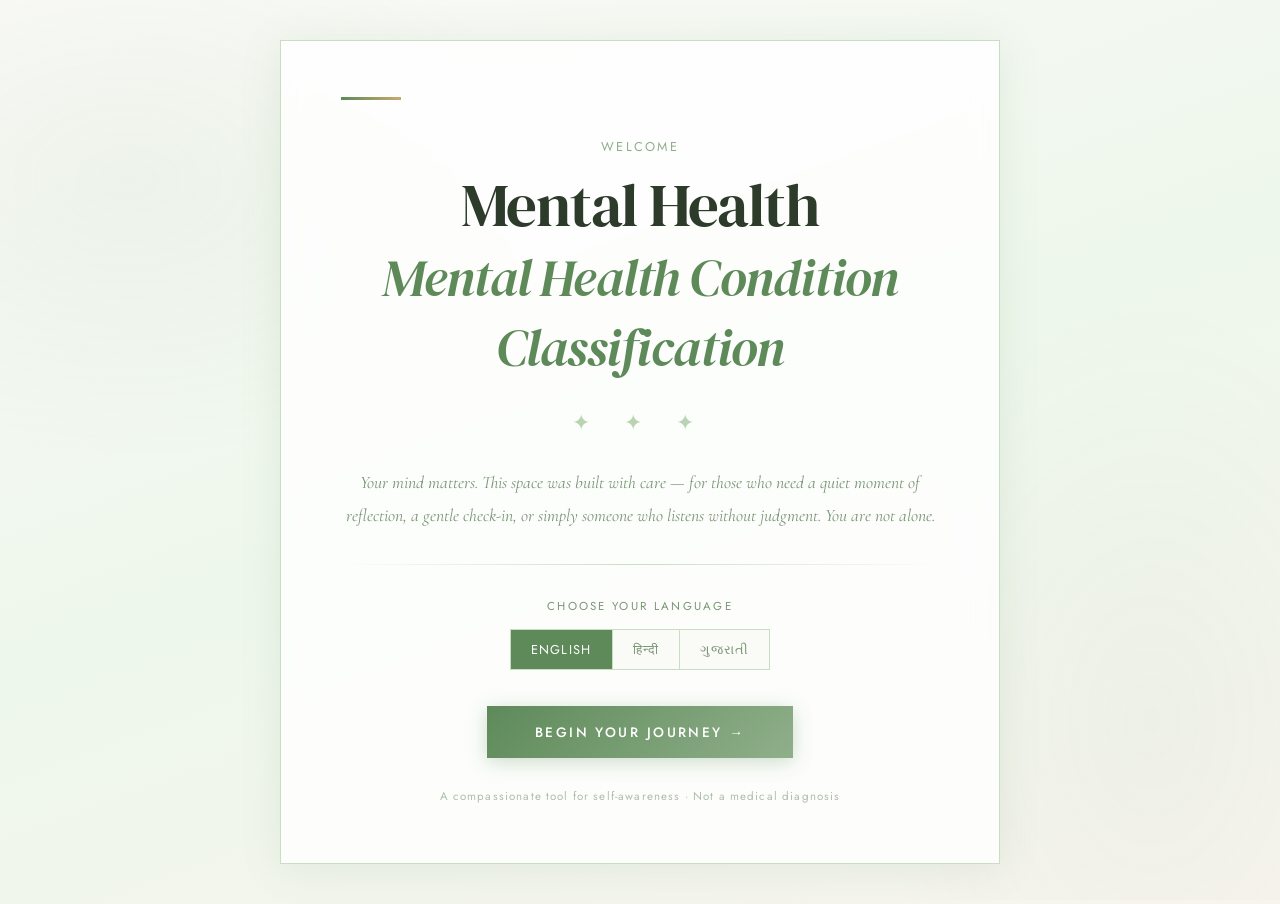
<file: templates/index.html>
<!DOCTYPE html>
<html lang="en">
<head>
  <meta charset="UTF-8"/>
  <meta name="viewport" content="width=device-width, initial-scale=1.0"/>
  <title>Mental Health Condition Classification</title>
  <link rel="stylesheet" href="/static/style.css"/>
  <style>
    .hero-title {
      font-family: var(--font-display);
      font-size: clamp(2.2rem, 6vw, 3.8rem);
      font-weight: 400;
      color: var(--text-dark);
      line-height: 1.15;
      letter-spacing: -0.02em;
      margin-bottom: 12px;
    }
    .hero-accent {
      color: var(--sage-deep);
      font-style: italic;
    }
    .ornament {
      text-align: center;
      color: var(--sage-light);
      font-size: 1.4rem;
      letter-spacing: 0.6em;
      margin: 24px 0;
    }
    .motive-text {
      font-family: var(--font-heading);
      font-size: 1.1rem;
      color: var(--text-soft);
      line-height: 1.9;
      font-weight: 400;
      text-align: center;
      font-style: italic;
    }
    .lang-label {
      text-align: center;
      font-size: 0.72rem;
      letter-spacing: 0.2em;
      text-transform: uppercase;
      color: var(--text-soft);
      margin-bottom: 12px;
      margin-top: 32px;
    }
    .begin-row {
      display: flex;
      justify-content: center;
      margin-top: 36px;
    }
    .begin-btn {
      padding: 16px 48px;
      font-size: 0.85rem;
      letter-spacing: 0.18em;
    }
    .page-footer {
      margin-top: 28px;
      text-align: center;
      font-size: 0.72rem;
      color: var(--text-soft);
      opacity: 0.6;
      letter-spacing: 0.1em;
    }
  </style>
</head>
<body>
<div class="page-wrapper">
  <div class="content-box fade-in" style="text-align:center;">
    <div class="tagline">Welcome</div>

    <h1 class="hero-title">
      Mental Health<br/>
      <span class="hero-accent" data-t="appName" style="font-size:0.85em;">Condition Classification</span>
    </h1>

    <div class="ornament">✦ ✦ ✦</div>

    <p class="motive-text" id="motive-text">
      Your mind matters. This space was built with care — for those who need a quiet moment of reflection, a gentle check-in, or simply someone who listens without judgment. You are not alone.
    </p>

    <div class="divider"></div>

    <!-- Language Selection -->
    <div class="lang-label" data-t="selectLang">Choose your language</div>
    <div class="lang-selector" style="margin:0 auto;">
      <button class="lang-btn active" data-lang="en" onclick="selectLang('en')">English</button>
      <button class="lang-btn" data-lang="hi" onclick="selectLang('hi')">हिन्दी</button>
      <button class="lang-btn" data-lang="gu" onclick="selectLang('gu')">ગુજરાતી</button>
    </div>

    <div class="begin-row">
      <button class="btn btn-primary begin-btn" onclick="goLogin()">
        <span data-t="begin">Begin Your Journey →</span>
      </button>
    </div>

    <p class="page-footer">A compassionate tool for self-awareness · Not a medical diagnosis</p>
  </div>
</div>

<script src="/static/script.js"></script>
<script>
  function selectLang(lang) {
    setLanguage(lang);
    document.getElementById('motive-text').textContent = T[lang].motive;
    document.title = T[lang].appName;
  }

  function goLogin() {
    MHC.save();
    window._disableGuard && window._disableGuard();
    window.location.href = '/login.html';
  }

  // Don't block navigation on index page (first load)
  document.addEventListener('DOMContentLoaded', () => {
    applyTranslations();
    // Sync active lang button
    document.querySelectorAll('.lang-btn').forEach(btn => {
      btn.classList.toggle('active', btn.getAttribute('data-lang') === MHC.session.language);
    });
    document.getElementById('motive-text').textContent = T[MHC.session.language].motive || T.en.motive;
    document.title = t('appName');
  });
</script>
</body>
</html>
</file>
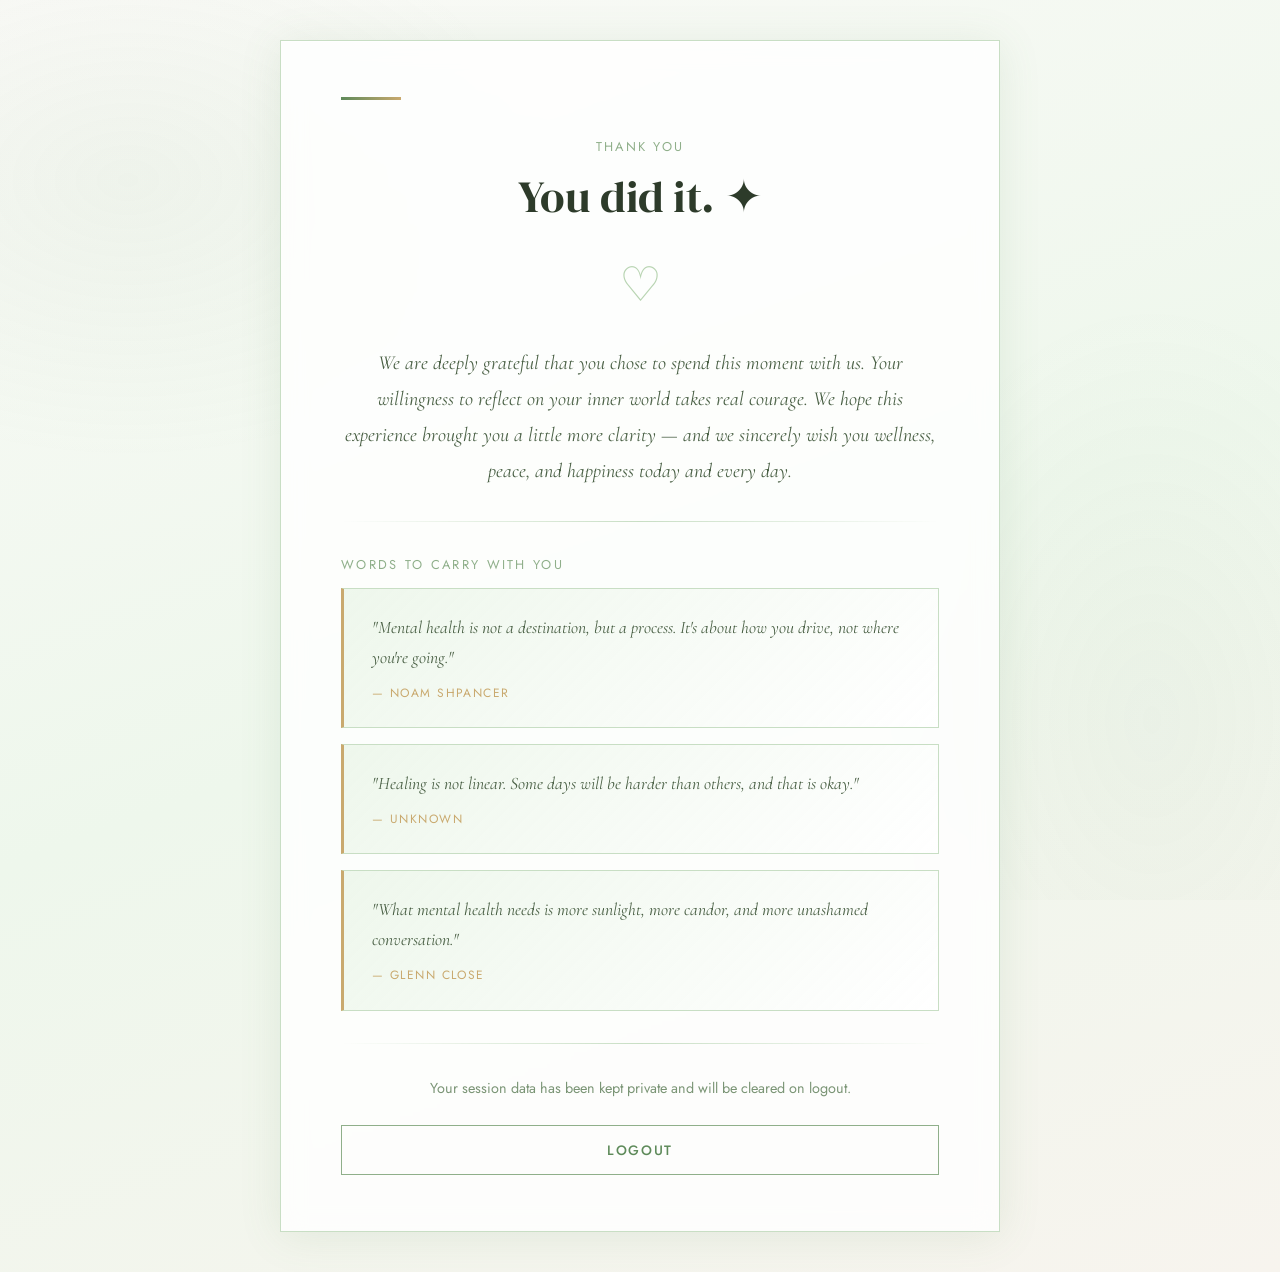
<file: templates/end.html>
<!DOCTYPE html>
<html lang="en">
<head>
  <meta charset="UTF-8"/>
  <meta name="viewport" content="width=device-width, initial-scale=1.0"/>
  <title>Thank You — MHC</title>
  <link rel="stylesheet" href="/static/style.css"/>
  <style>
    .quote-card {
      background: linear-gradient(135deg, var(--sage-mist), rgba(255,255,255,0.8));
      border: 1px solid var(--border);
      border-left: 3px solid var(--gold);
      padding: 24px 28px;
      margin-bottom: 16px;
      position: relative;
      animation: fadeIn 0.5s ease both;
    }
    .quote-card:nth-child(2) { animation-delay: 0.15s; }
    .quote-card:nth-child(3) { animation-delay: 0.3s; }
    .quote-text {
      font-family: var(--font-heading);
      font-size: 1.1rem;
      color: var(--text-mid);
      font-style: italic;
      line-height: 1.7;
    }
    .quote-author {
      font-size: 0.75rem;
      letter-spacing: 0.12em;
      text-transform: uppercase;
      color: var(--gold);
      margin-top: 10px;
    }
    .big-heart {
      font-size: 3rem;
      text-align: center;
      margin: 20px 0;
      color: var(--sage-light);
      animation: pulse-glow 2s infinite;
    }
    .gratitude-msg {
      font-family: var(--font-heading);
      font-size: 1.25rem;
      color: var(--text-mid);
      line-height: 1.8;
      font-style: italic;
      text-align: center;
      margin: 20px 0;
    }
  </style>
</head>
<body>
<div class="page-wrapper">
  <div class="content-box fade-in" style="text-align:center;">
    <div class="tagline" data-t="endHeading">Thank You</div>
    <h1 style="font-size:2.8rem;margin-bottom:8px;">You did it. ✦</h1>

    <div class="big-heart">♡</div>

    <p class="gratitude-msg" id="gratitude-msg">
      We are deeply grateful that you chose to spend this moment with us. Your willingness to reflect on your inner world takes real courage. We hope this experience brought you a little more clarity, and we sincerely wish you wellness, peace, and happiness — today and every day.
    </p>

    <div class="divider"></div>

    <div style="text-align:left;">
      <div class="tagline" style="text-align:left;">Words to carry with you</div>

      <div id="quotes-container"></div>
    </div>

    <div class="divider"></div>

    <p class="soft-text" style="margin-bottom:24px;">Your session data has been kept private and will be cleared on logout.</p>

    <button class="btn btn-outline full-width" onclick="doLogout()">
      <span data-t="logoutBtn">Logout</span>
    </button>
  </div>
</div>

<script src="/static/script.js"></script>
<script>
const quotePools = {
  en: [
    { text: "You don't have to be positive all the time. It's perfectly okay to feel sad, angry, annoyed, frustrated, scared, or anxious. Having feelings doesn't make you a negative person. It makes you human.", author: "Lori Deschene" },
    { text: "Mental health is not a destination, but a process. It's about how you drive, not where you're going.", author: "Noam Shpancer" },
    { text: "Promise me you'll always remember — you're braver than you believe, and stronger than you seem, and smarter than you think.", author: "A.A. Milne" },
    { text: "Self-care is not self-indulgence, it is self-preservation.", author: "Audre Lorde" },
    { text: "You are not your illness. You have an individual story to tell. You have a name, a history, a personality. Staying yourself is part of the battle.", author: "Julian Seifter" },
    { text: "There is hope, even when your brain tells you there isn't.", author: "John Green" },
    { text: "You are allowed to be both a masterpiece and a work in progress simultaneously.", author: "Sophia Bush" },
    { text: "Healing is not linear. Some days will be harder than others, and that is okay.", author: "Unknown" },
    { text: "What mental health needs is more sunlight, more candor, and more unashamed conversation.", author: "Glenn Close" }
  ],
  hi: [
    { text: "आप हमेशा सकारात्मक रहने के लिए बाध्य नहीं हैं। उदास, डरा हुआ या थका हुआ महसूस करना बिल्कुल ठीक है।", author: "लोरी डेशेन" },
    { text: "मानसिक स्वास्थ्य एक यात्रा है, मंजिल नहीं।", author: "नोम शेपकर" },
    { text: "आप उससे कहीं अधिक बहादुर हैं जितना आप सोचते हैं।", author: "ए.ए. मिल्ने" }
  ],
  gu: [
    { text: "તમારે હંમેશા સકારાત્મક રહેવાની જરૂર નથી. ઉદાસ કે ભયભીત અનુભવ કરવો ઠીક છે.", author: "લૉરી ડેશૅન" },
    { text: "માનસિક સ્વાસ્થ્ય એ એક યાત્રા છે, મંઝિલ નહીં.", author: "નૉઍમ શ્પૅન્સર" },
    { text: "તમે જેટલા વિચારો છો તેના કરતાં ઘણા વધારે હિંમતવાળા છો.", author: "A.A. Milne" }
  ]
};

const gratitudeMessages = {
  en: "We are deeply grateful that you chose to spend this moment with us. Your willingness to reflect on your inner world takes real courage. We hope this experience brought you a little more clarity — and we sincerely wish you wellness, peace, and happiness today and every day.",
  hi: "हम आभारी हैं कि आपने यह पल हमारे साथ बिताया। अपने मन को समझने की यह कोशिश बहुत साहसी है। हम आपके लिए शांति, स्वास्थ्य और खुशी की कामना करते हैं।",
  gu: "અમે આભારી છીએ કે તમે આ ક્ષણ અમારી સાથે વિતાવી. તમારી આ હિંમત અને ઇચ્છા ખૂબ સુંદર છે. અમે તમારા માટે શાંતિ, સ્વાસ્થ્ય અને ખુશી ઇચ્છીએ છીએ."
};

document.addEventListener('DOMContentLoaded', () => {
  const lang = MHC.session.language || 'en';
  const pool = quotePools[lang] || quotePools.en;

  // Pick 3 random non-repeating quotes
  const shuffled = [...pool].sort(() => Math.random() - 0.5).slice(0, 3);

  const container = document.getElementById('quotes-container');
  shuffled.forEach(q => {
    const div = document.createElement('div');
    div.className = 'quote-card';
    div.innerHTML = `
      <div class="quote-text">"${q.text}"</div>
      <div class="quote-author">— ${q.author}</div>`;
    container.appendChild(div);
  });

  document.getElementById('gratitude-msg').textContent =
    gratitudeMessages[lang] || gratitudeMessages.en;

  applyTranslations();
});

function doLogout() {
  MHC.clear();
  window._disableGuard && window._disableGuard();
  window.location.href = '/';
}
</script>
</body>
</html>
</file>
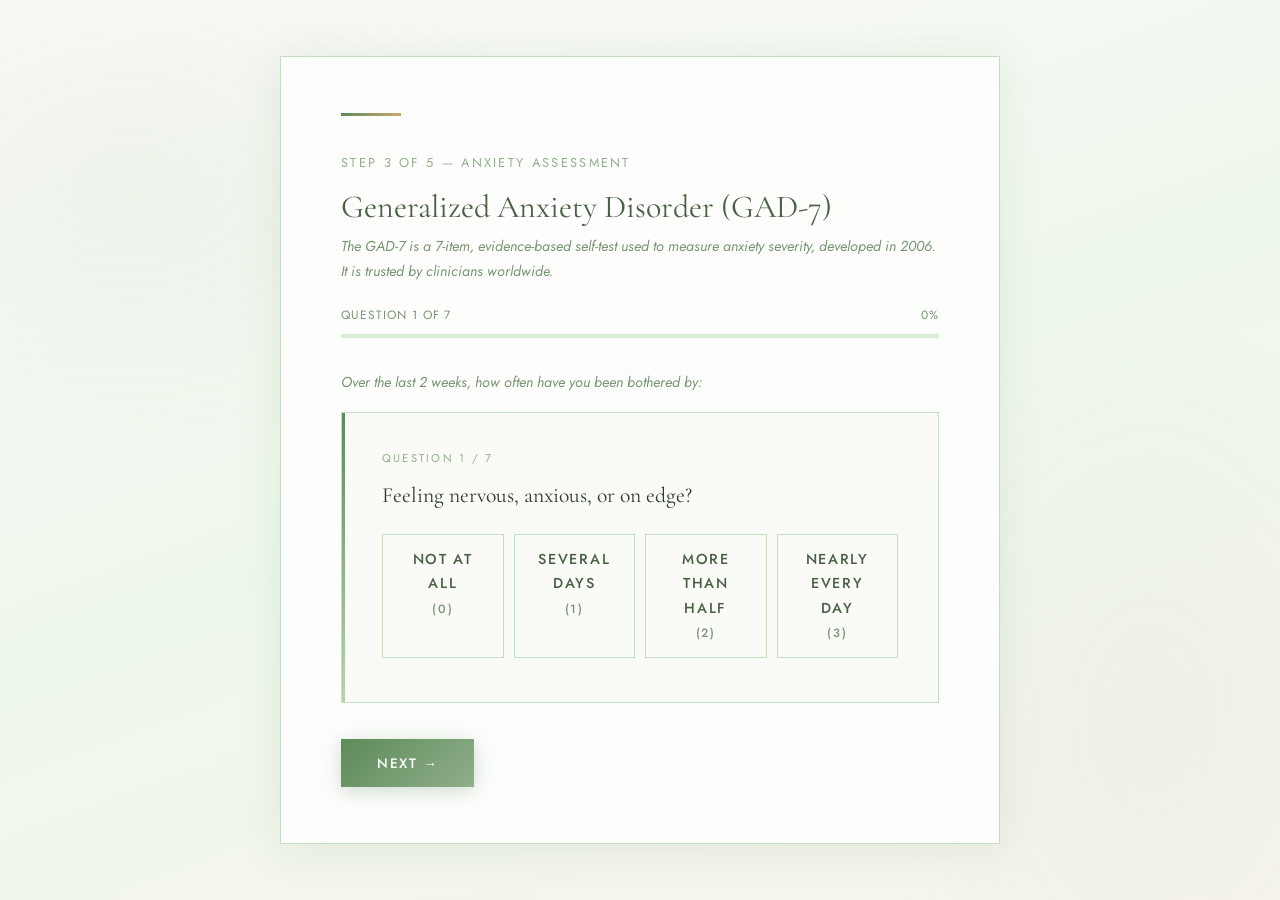
<file: templates/gad7.html>
<!DOCTYPE html>
<html lang="en">
<head>
  <meta charset="UTF-8"/>
  <meta name="viewport" content="width=device-width, initial-scale=1.0"/>
  <title>GAD-7 Anxiety Test — MHC</title>
  <link rel="stylesheet" href="/static/style.css"/>
  <style>
    .rating-grid {
      display: grid;
      grid-template-columns: repeat(4, 1fr);
      gap: 10px;
      margin-top: 12px;
    }
    @media(max-width:480px) { .rating-grid { grid-template-columns: 1fr 1fr; } }
    .result-section { display: none; }
    .result-section.show { display: block; }
    .q-wrapper { display: none; }
    .q-wrapper.active { display: block; }
  </style>
</head>
<body>
<div class="page-wrapper">
  <div class="content-box fade-in">
    <div class="tagline">Step 3 of 5 — Anxiety Assessment</div>
    <h2 style="font-weight:400;margin-bottom:6px;" data-t="anxietyHeading">Generalized Anxiety Disorder (GAD-7)</h2>
    <p class="soft-text" style="margin-bottom:20px;font-style:italic;">
      The GAD-7 is a 7-item, evidence-based self-test used to measure anxiety severity, developed in 2006. It is trusted by clinicians worldwide.
    </p>

    <div id="question-section">
      <div class="progress-container">
        <div class="progress-label">
          <span id="q-label">Question 1 of 7</span><span id="q-pct">0%</span>
        </div>
        <div class="progress-bar"><div class="progress-fill" id="prog" style="width:0%"></div></div>
      </div>

      <p class="soft-text" style="margin-bottom:16px;"><em>Over the last 2 weeks, how often have you been bothered by:</em></p>

      <!-- GAD Questions -->
      <div class="q-wrapper active" id="gq0">
        <div class="question-card">
          <div class="question-number">Question 1 / 7</div>
          <div class="question-text">Feeling nervous, anxious, or on edge?</div>
          <div class="rating-grid">
            <label class="option-card"><input type="radio" name="gq0" value="0"/><span>Not at all<br/><small style="color:var(--text-soft)">(0)</small></span></label>
            <label class="option-card"><input type="radio" name="gq0" value="1"/><span>Several days<br/><small style="color:var(--text-soft)">(1)</small></span></label>
            <label class="option-card"><input type="radio" name="gq0" value="2"/><span>More than half<br/><small style="color:var(--text-soft)">(2)</small></span></label>
            <label class="option-card"><input type="radio" name="gq0" value="3"/><span>Nearly every day<br/><small style="color:var(--text-soft)">(3)</small></span></label>
          </div>
        </div>
      </div>

      <div class="q-wrapper" id="gq1">
        <div class="question-card">
          <div class="question-number">Question 2 / 7</div>
          <div class="question-text">Not being able to stop or control worrying?</div>
          <div class="rating-grid">
            <label class="option-card"><input type="radio" name="gq1" value="0"/><span>Not at all<br/><small>(0)</small></span></label>
            <label class="option-card"><input type="radio" name="gq1" value="1"/><span>Several days<br/><small>(1)</small></span></label>
            <label class="option-card"><input type="radio" name="gq1" value="2"/><span>More than half<br/><small>(2)</small></span></label>
            <label class="option-card"><input type="radio" name="gq1" value="3"/><span>Nearly every day<br/><small>(3)</small></span></label>
          </div>
        </div>
      </div>

      <div class="q-wrapper" id="gq2">
        <div class="question-card">
          <div class="question-number">Question 3 / 7</div>
          <div class="question-text">Worrying too much about different things?</div>
          <div class="rating-grid">
            <label class="option-card"><input type="radio" name="gq2" value="0"/><span>Not at all<br/><small>(0)</small></span></label>
            <label class="option-card"><input type="radio" name="gq2" value="1"/><span>Several days<br/><small>(1)</small></span></label>
            <label class="option-card"><input type="radio" name="gq2" value="2"/><span>More than half<br/><small>(2)</small></span></label>
            <label class="option-card"><input type="radio" name="gq2" value="3"/><span>Nearly every day<br/><small>(3)</small></span></label>
          </div>
        </div>
      </div>

      <div class="q-wrapper" id="gq3">
        <div class="question-card">
          <div class="question-number">Question 4 / 7</div>
          <div class="question-text">Trouble relaxing?</div>
          <div class="rating-grid">
            <label class="option-card"><input type="radio" name="gq3" value="0"/><span>Not at all<br/><small>(0)</small></span></label>
            <label class="option-card"><input type="radio" name="gq3" value="1"/><span>Several days<br/><small>(1)</small></span></label>
            <label class="option-card"><input type="radio" name="gq3" value="2"/><span>More than half<br/><small>(2)</small></span></label>
            <label class="option-card"><input type="radio" name="gq3" value="3"/><span>Nearly every day<br/><small>(3)</small></span></label>
          </div>
        </div>
      </div>

      <div class="q-wrapper" id="gq4">
        <div class="question-card">
          <div class="question-number">Question 5 / 7</div>
          <div class="question-text">Being so restless that it is hard to sit still?</div>
          <div class="rating-grid">
            <label class="option-card"><input type="radio" name="gq4" value="0"/><span>Not at all<br/><small>(0)</small></span></label>
            <label class="option-card"><input type="radio" name="gq4" value="1"/><span>Several days<br/><small>(1)</small></span></label>
            <label class="option-card"><input type="radio" name="gq4" value="2"/><span>More than half<br/><small>(2)</small></span></label>
            <label class="option-card"><input type="radio" name="gq4" value="3"/><span>Nearly every day<br/><small>(3)</small></span></label>
          </div>
        </div>
      </div>

      <div class="q-wrapper" id="gq5">
        <div class="question-card">
          <div class="question-number">Question 6 / 7</div>
          <div class="question-text">Becoming easily annoyed or irritable?</div>
          <div class="rating-grid">
            <label class="option-card"><input type="radio" name="gq5" value="0"/><span>Not at all<br/><small>(0)</small></span></label>
            <label class="option-card"><input type="radio" name="gq5" value="1"/><span>Several days<br/><small>(1)</small></span></label>
            <label class="option-card"><input type="radio" name="gq5" value="2"/><span>More than half<br/><small>(2)</small></span></label>
            <label class="option-card"><input type="radio" name="gq5" value="3"/><span>Nearly every day<br/><small>(3)</small></span></label>
          </div>
        </div>
      </div>

      <div class="q-wrapper" id="gq6">
        <div class="question-card">
          <div class="question-number">Question 7 / 7</div>
          <div class="question-text">Feeling afraid, as if something awful might happen?</div>
          <div class="rating-grid">
            <label class="option-card"><input type="radio" name="gq6" value="0"/><span>Not at all<br/><small>(0)</small></span></label>
            <label class="option-card"><input type="radio" name="gq6" value="1"/><span>Several days<br/><small>(1)</small></span></label>
            <label class="option-card"><input type="radio" name="gq6" value="2"/><span>More than half<br/><small>(2)</small></span></label>
            <label class="option-card"><input type="radio" name="gq6" value="3"/><span>Nearly every day<br/><small>(3)</small></span></label>
          </div>
        </div>
      </div>

      <div id="error-banner" style="display:none;color:#c0392b;font-size:0.85rem;padding:10px 14px;background:#fdf2f2;border-left:3px solid #c0392b;margin-bottom:16px;">Please select an answer to continue.</div>

      <div class="nav-row">
        <button class="btn btn-outline" id="btn-back" onclick="prevQ()" style="display:none">← Back</button>
        <button class="btn btn-primary" id="btn-next" onclick="nextQ()">Next →</button>
      </div>
    </div>

    <!-- Results Section -->
    <div class="result-section" id="result-section">
      <div class="divider"></div>
      <div class="score-display">
        <div class="score-label">Your GAD-7 Anxiety Score</div>
        <div class="score-number" id="anxiety-score-num">0</div>
        <div style="color:var(--text-soft);font-size:0.8rem;">out of 21</div>
        <div class="score-message" id="anxiety-msg"></div>
      </div>

      <div class="meter-container">
        <div class="progress-label"><span>Anxiety Level</span><span id="anxiety-lvl-lbl"></span></div>
        <div class="meter-bar"><div class="meter-fill anxiety" id="anxiety-meter" style="width:0%"></div></div>
      </div>

      <div class="chart-container">
        <canvas id="gad-chart" width="440" height="200"></canvas>
      </div>

      <div class="nav-row right" style="margin-top:24px;">
        <button class="btn btn-gold" onclick="goDepression()">
          <span data-t="clickDepression">Check Depression Score →</span>
        </button>
      </div>
    </div>
  </div>
</div>

<script src="/static/script.js"></script>
<script>
let currentQ = 0;
const TOTAL = 7;
const answers = new Array(TOTAL).fill(null);

const gadMessages = {
  en: [
    { max:4,  msg:"Minimal or no anxiety!! Come on, keep it up!" },
    { max:9,  msg:"Mild anxiety! It's alright, it can be overcome easily! You can do it!" },
    { max:14, msg:"Moderate anxiety!! That's not a big deal! You can overcome it like a game — I trust you!" },
    { max:21, msg:"Severe anxiety! O-OW! Need to work hard, but I know you'll do it!!" }
  ],
  hi: [
    { max:4,  msg:"न्यूनतम या कोई चिंता नहीं!! बढ़िया, ऐसे ही रखो!" },
    { max:9,  msg:"हल्की चिंता! ठीक है, इसे आसानी से दूर किया जा सकता है! तुम कर सकते हो!" },
    { max:14, msg:"मध्यम चिंता!! यह कोई बड़ी बात नहीं है! तुम इसे खेल की तरह पार कर सकते हो!" },
    { max:21, msg:"गंभीर चिंता! ओह! मेहनत करनी होगी, पर मुझे पता है तुम कर पाओगे!!" }
  ],
  gu: [
    { max:4,  msg:"ઓછી અથવા કોઈ ચિંતા નહીં!! ચાલો, આ જ રાખો!" },
    { max:9,  msg:"હળવી ચિંતા! ઠીક છે, તેને સહેલાઈથી દૂર કરી શકાય! તમે કરી શકો!" },
    { max:14, msg:"મધ્યમ ચિંતા!! આ કોઈ મોટી વાત નથી! તમે તેને રમતની જેમ પાર કરી શકો!" },
    { max:21, msg:"ગંભીર ચિંતા! ઓહ! મહેનત કરવી પડશે, પણ હું જાણું છું તમે કરી શકશો!!" }
  ]
};

document.addEventListener('DOMContentLoaded', () => {
  setupNavigationGuard();
  applyTranslations();
  updateView();
});

function updateView() {
  document.querySelectorAll('.q-wrapper').forEach((el,i) => el.classList.toggle('active', i===currentQ));
  document.getElementById('btn-back').style.display = currentQ===0 ? 'none' : 'inline-flex';

  const isLast = currentQ === TOTAL-1;
  const btn = document.getElementById('btn-next');
  btn.textContent = isLast ? 'See My Anxiety Score →' : 'Next →';
  btn.className   = isLast ? 'btn btn-gold' : 'btn btn-primary';

  const pct = Math.round((currentQ/TOTAL)*100);
  setProgress('prog', pct);
  document.getElementById('q-pct').textContent = pct + '%';
  document.getElementById('q-label').textContent = 'Question '+(currentQ+1)+' of '+TOTAL;
  document.getElementById('error-banner').style.display = 'none';

  // Restore selections
  for (let i=0; i<TOTAL; i++) {
    if (answers[i]!==null) {
      const r = document.querySelector(`input[name="gq${i}"][value="${answers[i]}"]`);
      if (r) { r.checked = true; r.closest('.option-card').classList.add('selected'); }
    }
  }
  initOptionCards();
}

function nextQ() {
  const r = document.querySelector(`input[name="gq${currentQ}"]:checked`);
  if (!r) { document.getElementById('error-banner').style.display='block'; return; }
  answers[currentQ] = parseInt(r.value);

  if (currentQ === TOTAL-1) {
    showResults();
  } else {
    currentQ++;
    updateView();
  }
}

function prevQ() { if(currentQ>0){currentQ--;updateView();} }

function showResults() {
  MHC.load(); // reload before saving
  const score = answers.reduce((a,b)=>a+b, 0);
  MHC.session.anxietyScore = score;
  MHC.session.anxietyAnswers = [...answers];
  MHC.save();

  document.getElementById('question-section').style.display = 'none';
  const rs = document.getElementById('result-section');
  rs.classList.add('show');

  const lang = MHC.session.language || 'en';
  const msgs = gadMessages[lang] || gadMessages.en;
  const entry = msgs.find(m => score <= m.max) || msgs[msgs.length-1];

  document.getElementById('anxiety-score-num').textContent = score;
  document.getElementById('anxiety-msg').textContent = entry.msg;

  const lvls = ['Minimal','Mild','Moderate','Severe'];
  const lvlIdx = score<=4?0:score<=9?1:score<=14?2:3;
  document.getElementById('anxiety-lvl-lbl').textContent = lvls[lvlIdx];

  setTimeout(() => {
    document.getElementById('anxiety-meter').style.width = ((score/21)*100)+'%';
  }, 200);

  // Draw chart
  setTimeout(() => {
    drawBarChart(
      'gad-chart',
      ['Q1','Q2','Q3','Q4','Q5','Q6','Q7'],
      answers,
      ['#8FAF8A','#9EBD98','#ADCBA6','#7A9E74','#8FAF8A','#9EBD98','#ADCBA6'],
      3
    );
    animateCounter('anxiety-score-num', score);
  }, 400);
}

function goDepression() {
  window._disableGuard && window._disableGuard();
  window.location.href = '/phq9.html';
}
</script>
</body>
</html>
</file>
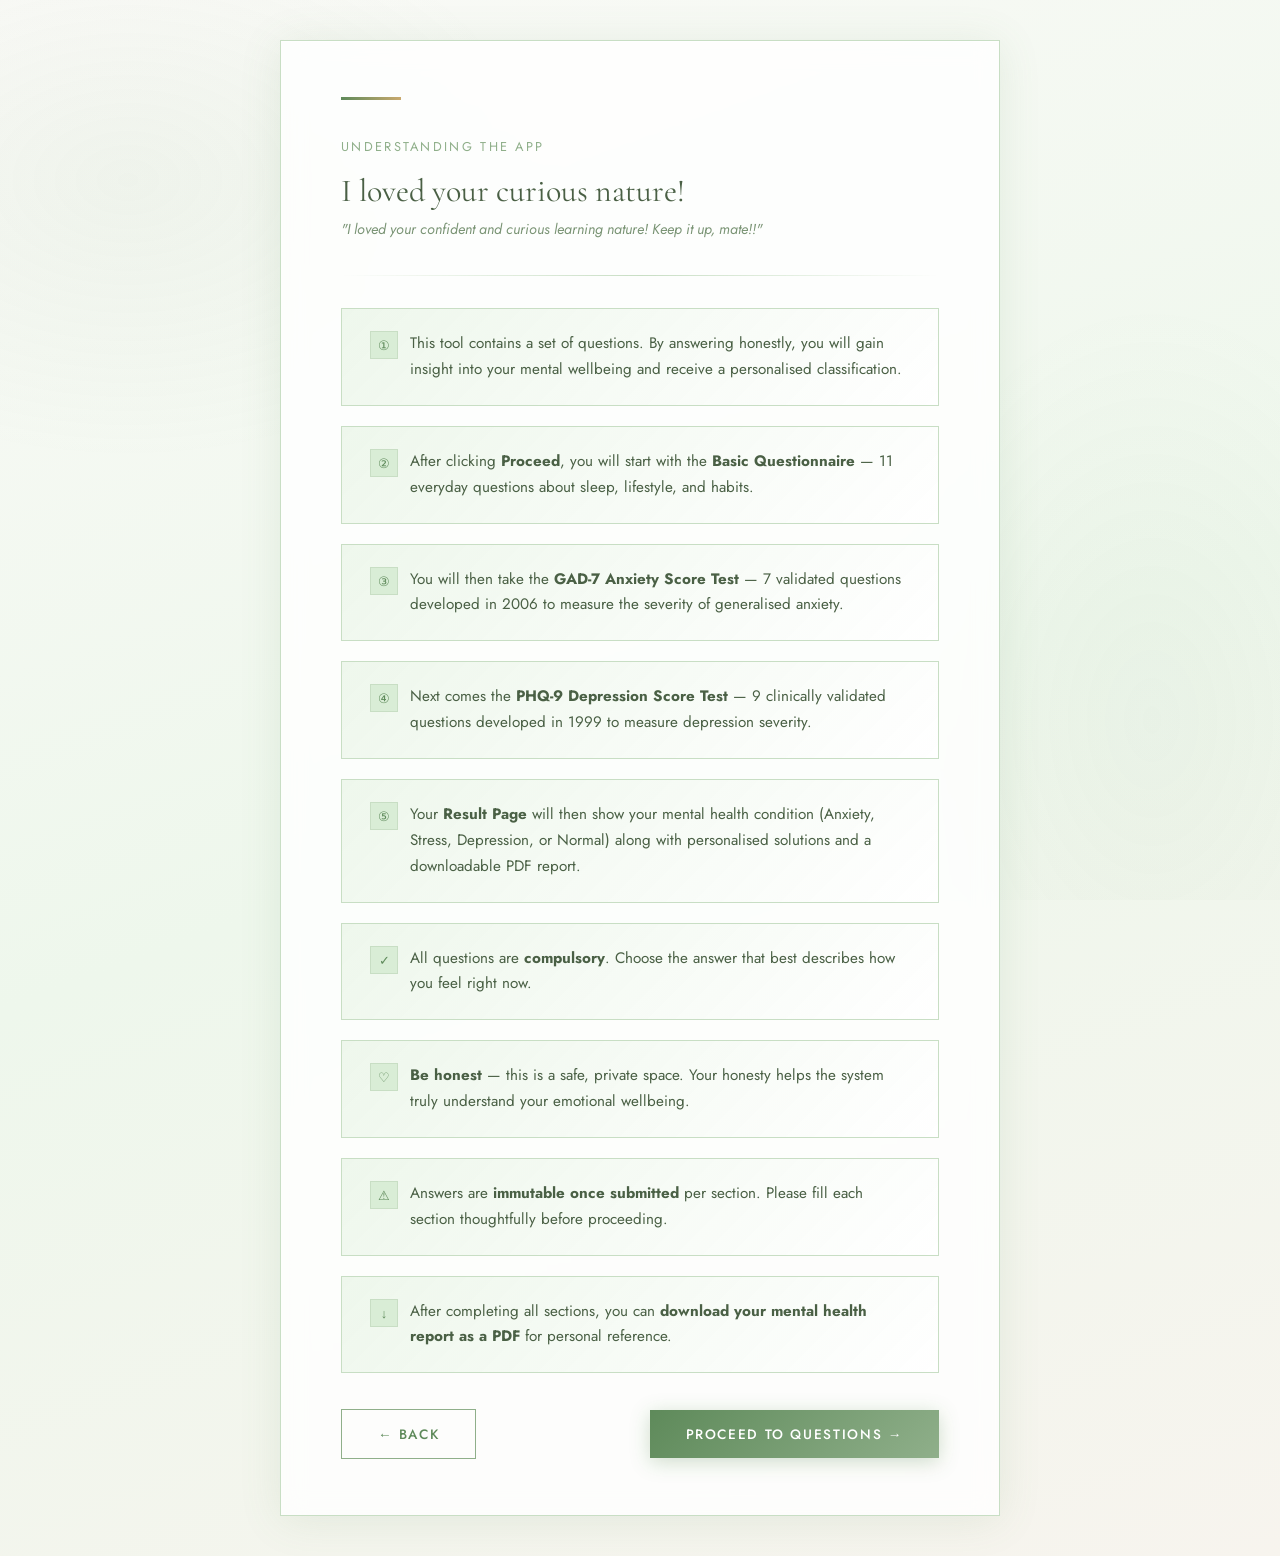
<file: templates/help.html>
<!DOCTYPE html>
<html lang="en">
<head>
  <meta charset="UTF-8"/>
  <meta name="viewport" content="width=device-width, initial-scale=1.0"/>
  <title>Help — MHC</title>
  <link rel="stylesheet" href="/static/style.css"/>
  <style>
    .cloud-bubble { animation-delay: calc(var(--i) * 0.1s); }
    .cloud-icon {
      display: inline-block;
      width: 28px;
      height: 28px;
      background: var(--sage-pale);
      border: 1px solid var(--border);
      text-align: center;
      line-height: 28px;
      margin-right: 12px;
      font-size: 0.8rem;
      color: var(--sage-deep);
      flex-shrink: 0;
    }
    .cloud-bubble {
      display: flex;
      align-items: flex-start;
    }
    .cloud-bubble::before { display: none; }
    .cloud-text { flex: 1; }
  </style>
</head>
<body>
<div class="page-wrapper">
  <div class="content-box fade-in">
    <div class="tagline">Understanding the App</div>
    <h2 style="font-weight:400;margin-bottom:6px;">I loved your curious nature!</h2>
    <p class="soft-text" style="margin-bottom:28px;font-style:italic;">"I loved your confident and curious learning nature! Keep it up, mate!!"</p>

    <div class="divider"></div>

    <div class="cloud-grid">
      <div class="cloud-bubble" style="--i:0">
        <span class="cloud-icon">①</span>
        <span class="cloud-text">This tool contains a set of questions. By answering honestly, you will gain insight into your mental wellbeing and receive a personalised classification.</span>
      </div>
      <div class="cloud-bubble" style="--i:1">
        <span class="cloud-icon">②</span>
        <span class="cloud-text">After clicking <strong>Proceed</strong>, you will start with the <strong>Basic Questionnaire</strong> — 11 everyday questions about sleep, lifestyle, and habits.</span>
      </div>
      <div class="cloud-bubble" style="--i:2">
        <span class="cloud-icon">③</span>
        <span class="cloud-text">You will then take the <strong>GAD-7 Anxiety Score Test</strong> — 7 validated questions developed in 2006 to measure the severity of generalised anxiety.</span>
      </div>
      <div class="cloud-bubble" style="--i:3">
        <span class="cloud-icon">④</span>
        <span class="cloud-text">Next comes the <strong>PHQ-9 Depression Score Test</strong> — 9 clinically validated questions developed in 1999 to measure depression severity.</span>
      </div>
      <div class="cloud-bubble" style="--i:4">
        <span class="cloud-icon">⑤</span>
        <span class="cloud-text">Your <strong>Result Page</strong> will then show your mental health condition (Anxiety, Stress, Depression, or Normal) along with personalised solutions and a downloadable PDF report.</span>
      </div>
      <div class="cloud-bubble" style="--i:5">
        <span class="cloud-icon">✓</span>
        <span class="cloud-text">All questions are <strong>compulsory</strong>. Choose the answer that best describes how you feel right now.</span>
      </div>
      <div class="cloud-bubble" style="--i:6">
        <span class="cloud-icon">♡</span>
        <span class="cloud-text"><strong>Be honest</strong> — this is a safe, private space. Your honesty helps the system truly understand your emotional wellbeing.</span>
      </div>
      <div class="cloud-bubble" style="--i:7">
        <span class="cloud-icon">⚠</span>
        <span class="cloud-text">Answers are <strong>immutable once submitted</strong> per section. Please fill each section thoughtfully before proceeding.</span>
      </div>
      <div class="cloud-bubble" style="--i:8">
        <span class="cloud-icon">↓</span>
        <span class="cloud-text">After completing all sections, you can <strong>download your mental health report as a PDF</strong> for personal reference.</span>
      </div>
    </div>

    <div class="nav-row" style="margin-top:36px;">
      <button class="btn btn-outline" onclick="goBack()">← Back</button>
      <button class="btn btn-primary" onclick="goProceed()">
        Proceed to Questions →
      </button>
    </div>
  </div>
</div>

<script src="/static/script.js"></script>
<script>
  document.addEventListener('DOMContentLoaded', () => {
    setupNavigationGuard();
    applyTranslations();
  });
  function goBack()    { window._disableGuard && window._disableGuard(); window.location.href = '/welcome2.html'; }
  function goProceed() { window._disableGuard && window._disableGuard(); window.location.href = '/questions.html'; }
</script>
</body>
</html>
</file>
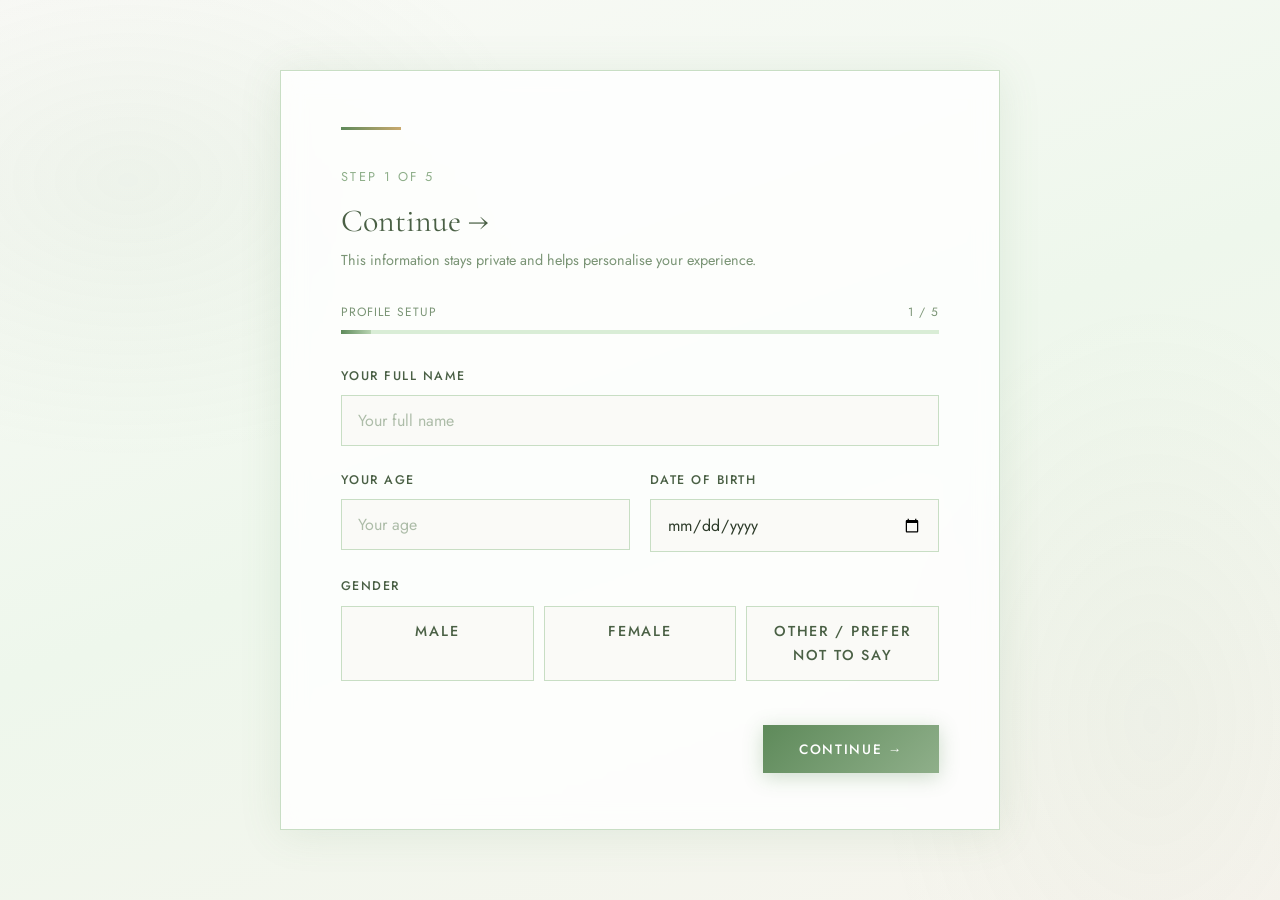
<file: templates/login.html>
<!DOCTYPE html>
<html lang="en">
<head>
  <meta charset="UTF-8"/>
  <meta name="viewport" content="width=device-width, initial-scale=1.0"/>
  <title>Login — MHC</title>
  <link rel="stylesheet" href="/static/style.css"/>
  <style>
    .gender-grid {
      display: grid;
      grid-template-columns: 1fr 1fr 1fr;
      gap: 10px;
      margin-top: 8px;
    }
    .form-two-col {
      display: grid;
      grid-template-columns: 1fr 1fr;
      gap: 20px;
    }
    @media(max-width:520px) {
      .form-two-col { grid-template-columns: 1fr; }
      .gender-grid  { grid-template-columns: 1fr; }
    }
  </style>
</head>
<body>
<div class="page-wrapper">
  <div class="content-box fade-in">
    <div class="tagline">Step 1 of 5</div>
    <h2 data-t="loginBtn" style="font-size:2rem;font-weight:400;margin-bottom:6px;">Tell Us About You</h2>
    <p class="soft-text" style="margin-bottom:28px;">This information stays private and helps personalise your experience.</p>

    <div class="progress-container">
      <div class="progress-label">
        <span>Profile Setup</span><span>1 / 5</span>
      </div>
      <div class="progress-bar"><div class="progress-fill" id="prog" style="width:0%"></div></div>
    </div>

    <div class="form-group">
      <label data-t="namePlaceholder">Full Name</label>
      <input type="text" id="inp-name" data-t-ph="namePlaceholder" placeholder="Your full name" autocomplete="off"/>
    </div>

    <div class="form-two-col">
      <div class="form-group">
        <label data-t="agePlaceholder">Age</label>
        <input type="number" id="inp-age" min="5" max="110" data-t-ph="agePlaceholder" placeholder="Your age"/>
      </div>
      <div class="form-group">
        <label data-t="birthdate">Date of Birth</label>
        <input type="date" id="inp-birth"/>
      </div>
    </div>

    <div class="form-group">
      <label data-t="gender">Gender</label>
      <div class="gender-grid">
        <label class="option-card">
          <input type="radio" name="gender" value="male"/>
          <span data-t="male">Male</span>
        </label>
        <label class="option-card">
          <input type="radio" name="gender" value="female"/>
          <span data-t="female">Female</span>
        </label>
        <label class="option-card">
          <input type="radio" name="gender" value="other"/>
          <span data-t="other">Other</span>
        </label>
      </div>
    </div>

    <div id="error-msg" style="display:none;color:#c0392b;font-size:0.85rem;margin-bottom:16px;padding:10px 14px;background:#fdf2f2;border-left:3px solid #c0392b;"></div>

    <div class="nav-row right">
      <button class="btn btn-primary" onclick="doLogin()">
        <span data-t="loginBtn">Continue →</span>
      </button>
    </div>
  </div>
</div>

<script src="/static/script.js"></script>
<script>
  document.addEventListener('DOMContentLoaded', () => {
    setupNavigationGuard();
    setProgress('prog', 5);

    // Pre-fill if returning
    if (MHC.session.user.name) {
      document.getElementById('inp-name').value = MHC.session.user.name;
      document.getElementById('inp-age').value  = MHC.session.user.age;
      document.getElementById('inp-birth').value = MHC.session.user.birthdate;
      const gval = MHC.session.user.gender;
      document.querySelectorAll('input[name="gender"]').forEach(r => {
        if (r.value === gval) { r.checked = true; r.closest('.option-card').classList.add('selected'); }
      });
    }

    // Auto-fill age from birthdate
    document.getElementById('inp-birth').addEventListener('change', (e) => {
      const bd = new Date(e.target.value);
      const age = new Date().getFullYear() - bd.getFullYear();
      document.getElementById('inp-age').value = age;
    });

    applyTranslations();
  });

  function doLogin() {
    const name   = document.getElementById('inp-name').value.trim();
    const age    = parseInt(document.getElementById('inp-age').value);
    const birth  = document.getElementById('inp-birth').value;
    const gender = document.querySelector('input[name="gender"]:checked');

    const err = document.getElementById('error-msg');

    if (!name)   { showErr(err, 'Please enter your name.'); return; }
    if (!age || age < 5 || age > 110) { showErr(err, 'Please enter a valid age (5–110).'); return; }
    if (!gender) { showErr(err, 'Please select your gender.'); return; }

    err.style.display = 'none';

    MHC.session.user = { name, age, gender: gender.value, birthdate: birth };
    MHC.save();
    window._disableGuard && window._disableGuard();
    window.location.href = '/welcome2.html';
  }

  function showErr(el, msg) {
    el.textContent = msg;
    el.style.display = 'block';
    el.scrollIntoView({ behavior: 'smooth', block: 'nearest' });
  }
</script>
</body>
</html>
</file>
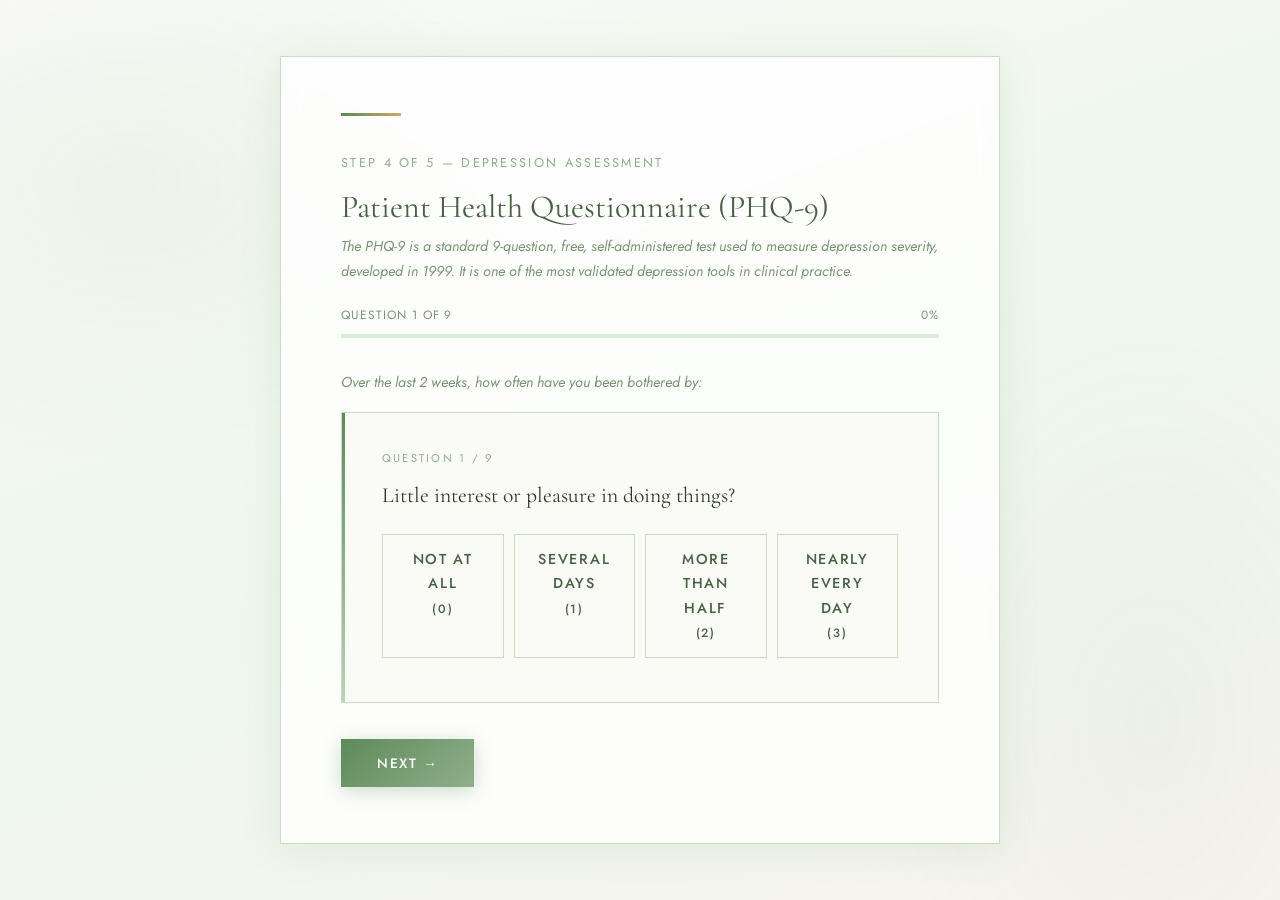
<file: templates/phq9.html>
<!DOCTYPE html>
<html lang="en">
<head>
  <meta charset="UTF-8"/>
  <meta name="viewport" content="width=device-width, initial-scale=1.0"/>
  <title>PHQ-9 Depression Test — MHC</title>
  <link rel="stylesheet" href="/static/style.css"/>
  <style>
    .rating-grid { display:grid; grid-template-columns:repeat(4,1fr); gap:10px; margin-top:12px; }
    @media(max-width:480px) { .rating-grid { grid-template-columns:1fr 1fr; } }
    .q-wrapper { display:none; }
    .q-wrapper.active { display:block; }
    .result-section { display:none; }
    .result-section.show { display:block; }
  </style>
</head>
<body>
<div class="page-wrapper">
  <div class="content-box fade-in">
    <div class="tagline">Step 4 of 5 — Depression Assessment</div>
    <h2 style="font-weight:400;margin-bottom:6px;" data-t="depressionHeading">Patient Health Questionnaire (PHQ-9)</h2>
    <p class="soft-text" style="margin-bottom:20px;font-style:italic;">
      The PHQ-9 is a standard 9-question, free, self-administered test used to measure depression severity, developed in 1999. It is one of the most validated depression tools in clinical practice.
    </p>

    <div id="question-section">
      <div class="progress-container">
        <div class="progress-label">
          <span id="q-label">Question 1 of 9</span><span id="q-pct">0%</span>
        </div>
        <div class="progress-bar"><div class="progress-fill" id="prog" style="width:0%"></div></div>
      </div>

      <p class="soft-text" style="margin-bottom:16px;"><em>Over the last 2 weeks, how often have you been bothered by:</em></p>

      <div class="q-wrapper active" id="pq0">
        <div class="question-card">
          <div class="question-number">Question 1 / 9</div>
          <div class="question-text">Little interest or pleasure in doing things?</div>
          <div class="rating-grid">
            <label class="option-card"><input type="radio" name="pq0" value="0"/><span>Not at all<br/><small>(0)</small></span></label>
            <label class="option-card"><input type="radio" name="pq0" value="1"/><span>Several days<br/><small>(1)</small></span></label>
            <label class="option-card"><input type="radio" name="pq0" value="2"/><span>More than half<br/><small>(2)</small></span></label>
            <label class="option-card"><input type="radio" name="pq0" value="3"/><span>Nearly every day<br/><small>(3)</small></span></label>
          </div>
        </div>
      </div>

      <div class="q-wrapper" id="pq1">
        <div class="question-card">
          <div class="question-number">Question 2 / 9</div>
          <div class="question-text">Feeling down, depressed, or hopeless?</div>
          <div class="rating-grid">
            <label class="option-card"><input type="radio" name="pq1" value="0"/><span>Not at all<br/><small>(0)</small></span></label>
            <label class="option-card"><input type="radio" name="pq1" value="1"/><span>Several days<br/><small>(1)</small></span></label>
            <label class="option-card"><input type="radio" name="pq1" value="2"/><span>More than half<br/><small>(2)</small></span></label>
            <label class="option-card"><input type="radio" name="pq1" value="3"/><span>Nearly every day<br/><small>(3)</small></span></label>
          </div>
        </div>
      </div>

      <div class="q-wrapper" id="pq2">
        <div class="question-card">
          <div class="question-number">Question 3 / 9</div>
          <div class="question-text">Trouble falling or staying asleep, or sleeping too much?</div>
          <div class="rating-grid">
            <label class="option-card"><input type="radio" name="pq2" value="0"/><span>Not at all<br/><small>(0)</small></span></label>
            <label class="option-card"><input type="radio" name="pq2" value="1"/><span>Several days<br/><small>(1)</small></span></label>
            <label class="option-card"><input type="radio" name="pq2" value="2"/><span>More than half<br/><small>(2)</small></span></label>
            <label class="option-card"><input type="radio" name="pq2" value="3"/><span>Nearly every day<br/><small>(3)</small></span></label>
          </div>
        </div>
      </div>

      <div class="q-wrapper" id="pq3">
        <div class="question-card">
          <div class="question-number">Question 4 / 9</div>
          <div class="question-text">Feeling tired or having little energy?</div>
          <div class="rating-grid">
            <label class="option-card"><input type="radio" name="pq3" value="0"/><span>Not at all<br/><small>(0)</small></span></label>
            <label class="option-card"><input type="radio" name="pq3" value="1"/><span>Several days<br/><small>(1)</small></span></label>
            <label class="option-card"><input type="radio" name="pq3" value="2"/><span>More than half<br/><small>(2)</small></span></label>
            <label class="option-card"><input type="radio" name="pq3" value="3"/><span>Nearly every day<br/><small>(3)</small></span></label>
          </div>
        </div>
      </div>

      <div class="q-wrapper" id="pq4">
        <div class="question-card">
          <div class="question-number">Question 5 / 9</div>
          <div class="question-text">Poor appetite or overeating?</div>
          <div class="rating-grid">
            <label class="option-card"><input type="radio" name="pq4" value="0"/><span>Not at all<br/><small>(0)</small></span></label>
            <label class="option-card"><input type="radio" name="pq4" value="1"/><span>Several days<br/><small>(1)</small></span></label>
            <label class="option-card"><input type="radio" name="pq4" value="2"/><span>More than half<br/><small>(2)</small></span></label>
            <label class="option-card"><input type="radio" name="pq4" value="3"/><span>Nearly every day<br/><small>(3)</small></span></label>
          </div>
        </div>
      </div>

      <div class="q-wrapper" id="pq5">
        <div class="question-card">
          <div class="question-number">Question 6 / 9</div>
          <div class="question-text">Feeling bad about yourself — or that you are a failure or have let yourself or your family down?</div>
          <div class="rating-grid">
            <label class="option-card"><input type="radio" name="pq5" value="0"/><span>Not at all<br/><small>(0)</small></span></label>
            <label class="option-card"><input type="radio" name="pq5" value="1"/><span>Several days<br/><small>(1)</small></span></label>
            <label class="option-card"><input type="radio" name="pq5" value="2"/><span>More than half<br/><small>(2)</small></span></label>
            <label class="option-card"><input type="radio" name="pq5" value="3"/><span>Nearly every day<br/><small>(3)</small></span></label>
          </div>
        </div>
      </div>

      <div class="q-wrapper" id="pq6">
        <div class="question-card">
          <div class="question-number">Question 7 / 9</div>
          <div class="question-text">Trouble concentrating on things, such as reading the newspaper or watching television?</div>
          <div class="rating-grid">
            <label class="option-card"><input type="radio" name="pq6" value="0"/><span>Not at all<br/><small>(0)</small></span></label>
            <label class="option-card"><input type="radio" name="pq6" value="1"/><span>Several days<br/><small>(1)</small></span></label>
            <label class="option-card"><input type="radio" name="pq6" value="2"/><span>More than half<br/><small>(2)</small></span></label>
            <label class="option-card"><input type="radio" name="pq6" value="3"/><span>Nearly every day<br/><small>(3)</small></span></label>
          </div>
        </div>
      </div>

      <div class="q-wrapper" id="pq7">
        <div class="question-card">
          <div class="question-number">Question 8 / 9</div>
          <div class="question-text">Moving or speaking so slowly that other people could have noticed? Or the opposite — being so fidgety or restless that you have been moving around a lot more than usual?</div>
          <div class="rating-grid">
            <label class="option-card"><input type="radio" name="pq7" value="0"/><span>Not at all<br/><small>(0)</small></span></label>
            <label class="option-card"><input type="radio" name="pq7" value="1"/><span>Several days<br/><small>(1)</small></span></label>
            <label class="option-card"><input type="radio" name="pq7" value="2"/><span>More than half<br/><small>(2)</small></span></label>
            <label class="option-card"><input type="radio" name="pq7" value="3"/><span>Nearly every day<br/><small>(3)</small></span></label>
          </div>
        </div>
      </div>

      <div class="q-wrapper" id="pq8">
        <div class="question-card">
          <div class="question-number">Question 9 / 9</div>
          <div class="question-text">Thoughts that you would be better off dead or of hurting yourself in some way?</div>
          <div class="rating-grid">
            <label class="option-card"><input type="radio" name="pq8" value="0"/><span>Not at all<br/><small>(0)</small></span></label>
            <label class="option-card"><input type="radio" name="pq8" value="1"/><span>Several days<br/><small>(1)</small></span></label>
            <label class="option-card"><input type="radio" name="pq8" value="2"/><span>More than half<br/><small>(2)</small></span></label>
            <label class="option-card"><input type="radio" name="pq8" value="3"/><span>Nearly every day<br/><small>(3)</small></span></label>
          </div>
        </div>
      </div>

      <div id="error-banner" style="display:none;color:#c0392b;font-size:0.85rem;padding:10px 14px;background:#fdf2f2;border-left:3px solid #c0392b;margin-bottom:16px;">Please select an answer to continue.</div>

      <div class="nav-row">
        <button class="btn btn-outline" id="btn-back" onclick="prevQ()" style="display:none">← Back</button>
        <button class="btn btn-primary" id="btn-next" onclick="nextQ()">Next →</button>
      </div>
    </div>

    <!-- Results -->
    <div class="result-section" id="result-section">
      <div class="divider"></div>
      <div class="score-display">
        <div class="score-label">Your PHQ-9 Depression Score</div>
        <div class="score-number" id="dep-score-num">0</div>
        <div style="color:var(--text-soft);font-size:0.8rem;">out of 27</div>
        <div class="score-message" id="dep-msg"></div>
      </div>

      <div class="meter-container">
        <div class="progress-label"><span>Depression Level</span><span id="dep-lvl-lbl"></span></div>
        <div class="meter-bar"><div class="meter-fill depression" id="dep-meter" style="width:0%"></div></div>
      </div>

      <div class="chart-container">
        <canvas id="phq-chart" width="440" height="200"></canvas>
      </div>

      <div class="nav-row right" style="margin-top:24px;">
        <button class="btn btn-primary" onclick="goResult()">
          <span data-t="checkResult">Check My Result →</span>
        </button>
      </div>
    </div>
  </div>
</div>

<script src="/static/script.js"></script>
<script>
let currentQ = 0;
const TOTAL = 9;
const answers = new Array(TOTAL).fill(null);

const phqMessages = {
  en: [
    { max:4,  msg:"Minimal or no depression!! Come on, keep it up!" },
    { max:9,  msg:"Mild depression! It's alright, it can be overcome easily! You can consider clinical judgement!" },
    { max:14, msg:"Moderate depression!! That's not a big deal! You can overcome it! I trust you!" },
    { max:19, msg:"Moderately severe depression! O-OW! Need to work hard, but I know you'll do it!!" },
    { max:27, msg:"Severe depression! Come on! What's bothering a beautiful and amazing person like you! You'll rock!!" }
  ],
  hi: [
    { max:4,  msg:"न्यूनतम या कोई अवसाद नहीं!! बढ़िया, ऐसे ही रखो!" },
    { max:9,  msg:"हल्का अवसाद! ठीक है, इसे आसानी से दूर किया जा सकता है!" },
    { max:14, msg:"मध्यम अवसाद!! कोई बड़ी बात नहीं! तुम इसे पार कर सकते हो!" },
    { max:19, msg:"मध्यम-गंभीर अवसाद! मेहनत करनी होगी, पर तुम कर पाओगे!!" },
    { max:27, msg:"गंभीर अवसाद! एक इतने अद्भुत इंसान को क्या परेशानी है! तुम चमकोगे!!" }
  ],
  gu: [
    { max:4,  msg:"ઓછી અથવા કોઈ ડિપ્રેશન નહીં!! ચાલો, આ જ રાખો!" },
    { max:9,  msg:"હળવી ડિપ્રેશન! ઠીક છે, સહેલાઈથી દૂર કરી શકાય!" },
    { max:14, msg:"મધ્યમ ડિપ્રેશન!! મોટી વાત નથી! તમે પાર કરી શકો!" },
    { max:19, msg:"મધ્યમ-ગંભીર ડિપ્રેશન! મહેનત કરવી પડશે, પણ તમે કરી શકશો!!" },
    { max:27, msg:"ગંભીર ડિપ્રેશન! આટલા સુંદર વ્યક્તિને શું તકલીફ છે! તમે ઝળહળશો!!" }
  ]
};

document.addEventListener('DOMContentLoaded', () => {
  setupNavigationGuard();
  applyTranslations();
  updateView();
});

function updateView() {
  document.querySelectorAll('.q-wrapper').forEach((el,i) => el.classList.toggle('active', i===currentQ));
  document.getElementById('btn-back').style.display = currentQ===0?'none':'inline-flex';

  const isLast = currentQ===TOTAL-1;
  const btn = document.getElementById('btn-next');
  btn.textContent = isLast ? 'See My Depression Score →' : 'Next →';
  btn.className   = isLast ? 'btn btn-gold' : 'btn btn-primary';

  const pct = Math.round((currentQ/TOTAL)*100);
  setProgress('prog', pct);
  document.getElementById('q-pct').textContent = pct+'%';
  document.getElementById('q-label').textContent = 'Question '+(currentQ+1)+' of '+TOTAL;
  document.getElementById('error-banner').style.display = 'none';

  for(let i=0;i<TOTAL;i++){
    if(answers[i]!==null){
      const r=document.querySelector(`input[name="pq${i}"][value="${answers[i]}"]`);
      if(r){r.checked=true;r.closest('.option-card').classList.add('selected');}
    }
  }
  initOptionCards();
}

function nextQ() {
  const r = document.querySelector(`input[name="pq${currentQ}"]:checked`);
  if (!r) { document.getElementById('error-banner').style.display='block'; return; }
  answers[currentQ] = parseInt(r.value);
  if (currentQ===TOTAL-1) showResults();
  else { currentQ++; updateView(); }
}

function prevQ() { if(currentQ>0){currentQ--;updateView();} }

function showResults() {
  MHC.load(); // reload before saving
  const score = answers.reduce((a,b)=>a+b, 0);
  MHC.session.depressionScore = score;
  MHC.session.depressionAnswers = [...answers];
  MHC.save();

  document.getElementById('question-section').style.display='none';
  document.getElementById('result-section').classList.add('show');

  const lang = MHC.session.language || 'en';
  const msgs = phqMessages[lang] || phqMessages.en;
  const entry = msgs.find(m => score<=m.max)||msgs[msgs.length-1];

  document.getElementById('dep-score-num').textContent = score;
  document.getElementById('dep-msg').textContent = entry.msg;

  const lvls=['Minimal','Mild','Moderate','Mod. Severe','Severe'];
  const lvlIdx = score<=4?0:score<=9?1:score<=14?2:score<=19?3:4;
  document.getElementById('dep-lvl-lbl').textContent = lvls[lvlIdx];

  setTimeout(()=>{ document.getElementById('dep-meter').style.width=((score/27)*100)+'%'; },200);

  setTimeout(()=>{
    drawBarChart('phq-chart',
      ['Q1','Q2','Q3','Q4','Q5','Q6','Q7','Q8','Q9'],
      answers,
      ['#B8A0D4','#C4AEDE','#A090C4','#B8A0D4','#C4AEDE','#A090C4','#B8A0D4','#C4AEDE','#A090C4'],
      3
    );
    animateCounter('dep-score-num', score);
  }, 400);
}

function goResult() {
  window._disableGuard && window._disableGuard();
  window.location.href = '/result.html';
}
</script>
</body>
</html>
</file>
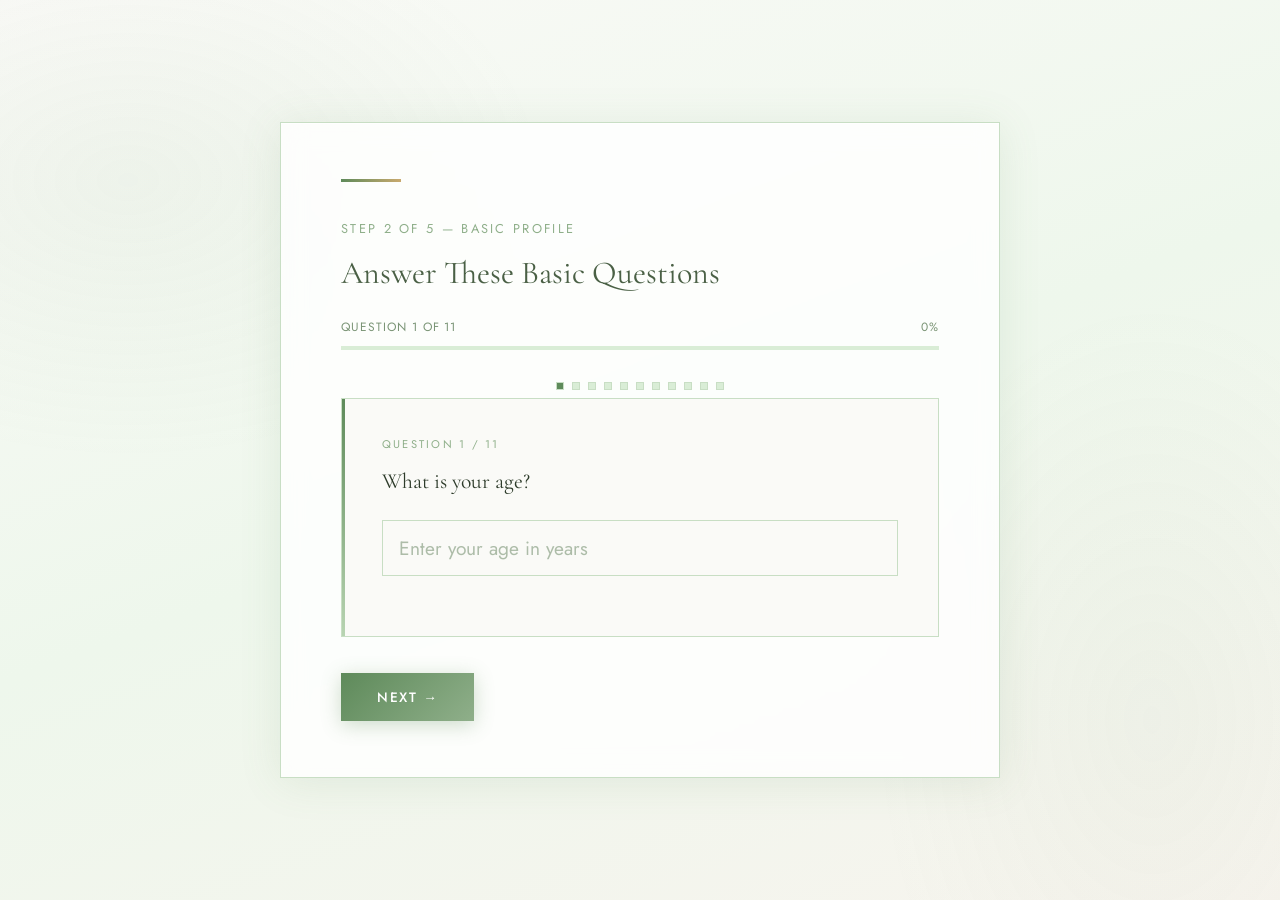
<file: templates/questions.html>
<!DOCTYPE html>
<html lang="en">
<head>
  <meta charset="UTF-8"/>
  <meta name="viewport" content="width=device-width, initial-scale=1.0"/>
  <title>Basic Questions — MHC</title>
  <link rel="stylesheet" href="/static/style.css"/>
  <style>
    .q-wrapper { display: none; }
    .q-wrapper.active { display: block; }
    .nav-dots {
      display: flex;
      justify-content: center;
      gap: 8px;
      margin: 20px 0 8px;
    }
    .dot {
      width: 8px; height: 8px;
      background: var(--sage-pale);
      border: 1px solid var(--border);
      cursor: pointer;
      transition: background 0.2s;
    }
    .dot.done  { background: var(--sage-light); }
    .dot.active { background: var(--sage-deep); }
    .slider-row {
      display: flex;
      align-items: center;
      gap: 16px;
      margin-top: 8px;
    }
    input[type="range"] {
      flex: 1;
      -webkit-appearance: none;
      height: 4px;
      background: linear-gradient(90deg, var(--sage-deep) var(--pct, 0%), var(--sage-pale) var(--pct, 0%));
      outline: none;
      cursor: pointer;
    }
    input[type="range"]::-webkit-slider-thumb {
      -webkit-appearance: none;
      width: 18px; height: 18px;
      background: var(--sage-deep);
      cursor: pointer;
      border: 2px solid white;
      box-shadow: 0 2px 6px var(--shadow);
    }
    .slider-val {
      min-width: 48px;
      text-align: center;
      font-family: var(--font-display);
      font-size: 1.4rem;
      color: var(--sage-deep);
    }
    .option-card span { pointer-events: none; }
  </style>
</head>
<body>
<div class="page-wrapper">
  <div class="content-box fade-in">
    <div class="tagline">Step 2 of 5 — Basic Profile</div>
    <h2 style="font-weight:400;margin-bottom:24px;" data-t="questionHeading">Answer These Basic Questions</h2>

    <div class="progress-container">
      <div class="progress-label">
        <span id="q-label">Question 1 of 11</span>
        <span id="q-pct">0%</span>
      </div>
      <div class="progress-bar"><div class="progress-fill" id="prog" style="width:0%"></div></div>
    </div>

    <div class="nav-dots" id="nav-dots"></div>

    <!-- Q1: Age -->
    <div class="q-wrapper active" id="q0">
      <div class="question-card">
        <div class="question-number">Question 1 / 11</div>
        <div class="question-text">What is your age?</div>
        <div class="form-group">
          <input type="number" id="ans0" min="5" max="110" placeholder="Enter your age in years" style="font-size:1.2rem;"/>
        </div>
      </div>
    </div>

    <!-- Q2: Gender -->
    <div class="q-wrapper" id="q1">
      <div class="question-card">
        <div class="question-number">Question 2 / 11</div>
        <div class="question-text">What is your gender?</div>
        <div class="option-grid" style="grid-template-columns:1fr 1fr 1fr;">
          <label class="option-card"><input type="radio" name="q1" value="0"/><span>Male (0)</span></label>
          <label class="option-card"><input type="radio" name="q1" value="1"/><span>Female (1)</span></label>
          <label class="option-card"><input type="radio" name="q1" value="2"/><span>Other (2)</span></label>
        </div>
      </div>
    </div>

    <!-- Q3: Sleep -->
    <div class="q-wrapper" id="q2">
      <div class="question-card">
        <div class="question-number">Question 3 / 11</div>
        <div class="question-text">On average, how many hours do you sleep per night?</div>
        <div class="option-grid">
          <label class="option-card"><input type="radio" name="q2" value="0"/><span>Less than 4 hrs</span></label>
          <label class="option-card"><input type="radio" name="q2" value="1"/><span>4–5 hours</span></label>
          <label class="option-card"><input type="radio" name="q2" value="2"/><span>6–7 hours</span></label>
          <label class="option-card"><input type="radio" name="q2" value="3"/><span>7–8 hours</span></label>
          <label class="option-card"><input type="radio" name="q2" value="4"/><span>More than 8 hrs</span></label>
        </div>
      </div>
    </div>

    <!-- Q4: Work/Study -->
    <div class="q-wrapper" id="q3">
      <div class="question-card">
        <div class="question-number">Question 4 / 11</div>
        <div class="question-text">How many hours per day do you spend working or studying?</div>
        <div class="option-grid">
          <label class="option-card"><input type="radio" name="q3" value="0"/><span>0–2 hours</span></label>
          <label class="option-card"><input type="radio" name="q3" value="1"/><span>3–4 hours</span></label>
          <label class="option-card"><input type="radio" name="q3" value="2"/><span>5–6 hours</span></label>
          <label class="option-card"><input type="radio" name="q3" value="3"/><span>7–8 hours</span></label>
          <label class="option-card"><input type="radio" name="q3" value="4"/><span>More than 8 hrs</span></label>
        </div>
      </div>
    </div>

    <!-- Q5: Physical Activity -->
    <div class="q-wrapper" id="q4">
      <div class="question-card">
        <div class="question-number">Question 5 / 11</div>
        <div class="question-text">How many days per week do you do physical activity?</div>
        <div class="slider-row">
          <input type="range" id="ans4" min="0" max="7" value="0" oninput="updateSlider(this,'lbl4')"/>
          <span class="slider-val" id="lbl4">0</span>
        </div>
        <p class="soft-text" style="margin-top:8px;">0 = Never &nbsp;·&nbsp; 7 = Every day</p>
      </div>
    </div>

    <!-- Q6: Screen Time -->
    <div class="q-wrapper" id="q5">
      <div class="question-card">
        <div class="question-number">Question 6 / 11</div>
        <div class="question-text">How many hours per day do you spend on screens (phone, laptop, TV, gaming)?</div>
        <div class="option-grid">
          <label class="option-card"><input type="radio" name="q5" value="0"/><span>0–2 hours</span></label>
          <label class="option-card"><input type="radio" name="q5" value="1"/><span>3–4 hours</span></label>
          <label class="option-card"><input type="radio" name="q5" value="2"/><span>5–6 hours</span></label>
          <label class="option-card"><input type="radio" name="q5" value="3"/><span>7–8 hours</span></label>
          <label class="option-card"><input type="radio" name="q5" value="4"/><span>More than 8 hrs</span></label>
        </div>
      </div>
    </div>

    <!-- Q7: Social Interaction -->
    <div class="q-wrapper" id="q6">
      <div class="question-card">
        <div class="question-number">Question 7 / 11</div>
        <div class="question-text">How would you rate your social interaction with friends and family?</div>
        <div class="slider-row">
          <input type="range" id="ans6" min="0" max="10" value="5" oninput="updateSlider(this,'lbl6')"/>
          <span class="slider-val" id="lbl6">5</span>
        </div>
        <p class="soft-text" style="margin-top:8px;">0 = No interaction &nbsp;·&nbsp; 10 = Extremely active</p>
      </div>
    </div>

    <!-- Q8: Caffeine -->
    <div class="q-wrapper" id="q7">
      <div class="question-card">
        <div class="question-number">Question 8 / 11</div>
        <div class="question-text">How much caffeine do you consume daily?</div>
        <div class="option-grid">
          <label class="option-card"><input type="radio" name="q7" value="0"/><span>None</span></label>
          <label class="option-card"><input type="radio" name="q7" value="1"/><span>Very little</span></label>
          <label class="option-card"><input type="radio" name="q7" value="2"/><span>Low</span></label>
          <label class="option-card"><input type="radio" name="q7" value="3"/><span>Moderate</span></label>
          <label class="option-card"><input type="radio" name="q7" value="4"/><span>High</span></label>
          <label class="option-card"><input type="radio" name="q7" value="5"/><span>Very high</span></label>
        </div>
      </div>
    </div>

    <!-- Q9: Alcohol -->
    <div class="q-wrapper" id="q8">
      <div class="question-card">
        <div class="question-number">Question 9 / 11</div>
        <div class="question-text">How often do you consume alcohol?</div>
        <div class="option-grid">
          <label class="option-card"><input type="radio" name="q8" value="0"/><span>Never</span></label>
          <label class="option-card"><input type="radio" name="q8" value="1"/><span>Rarely</span></label>
          <label class="option-card"><input type="radio" name="q8" value="2"/><span>Occasionally</span></label>
          <label class="option-card"><input type="radio" name="q8" value="3"/><span>Sometimes</span></label>
          <label class="option-card"><input type="radio" name="q8" value="4"/><span>Often</span></label>
          <label class="option-card"><input type="radio" name="q8" value="5"/><span>Very frequently</span></label>
        </div>
      </div>
    </div>

    <!-- Q10: Family History -->
    <div class="q-wrapper" id="q9">
      <div class="question-card">
        <div class="question-number">Question 10 / 11</div>
        <div class="question-text">Do you have a family history of mental health conditions?</div>
        <div class="option-grid" style="grid-template-columns:1fr 1fr;">
          <label class="option-card"><input type="radio" name="q9" value="0"/><span>No</span></label>
          <label class="option-card"><input type="radio" name="q9" value="1"/><span>Yes</span></label>
        </div>
      </div>
    </div>

    <!-- Q11: Therapy -->
    <div class="q-wrapper" id="q10">
      <div class="question-card">
        <div class="question-number">Question 11 / 11</div>
        <div class="question-text">Have you ever received therapy or counseling for mental health?</div>
        <div class="option-grid" style="grid-template-columns:1fr 1fr;">
          <label class="option-card"><input type="radio" name="q10" value="0"/><span>No</span></label>
          <label class="option-card"><input type="radio" name="q10" value="1"/><span>Yes</span></label>
        </div>
      </div>
    </div>

    <div id="error-banner" style="display:none;color:#c0392b;font-size:0.85rem;padding:10px 14px;background:#fdf2f2;border-left:3px solid #c0392b;margin-bottom:16px;" data-t="required">Please answer this question to continue.</div>

    <div class="nav-row">
      <button class="btn btn-outline" id="btn-back" onclick="prevQ()" style="display:none;" data-t="backBtn">← Back</button>
      <button class="btn btn-primary" id="btn-next" onclick="nextQ()">
        Next →
      </button>
    </div>
  </div>
</div>

<script src="/static/script.js"></script>
<script>
let currentQ = 0;
const TOTAL = 11;
const answers = new Array(TOTAL).fill(null);

// Slider-based questions
const sliderQs = [4, 6]; // q4 = index 4, q6 = index 6

document.addEventListener('DOMContentLoaded', () => {
  setupNavigationGuard();
  applyTranslations();
  buildDots();
  updateView();

  // Pre-fill from session
  if (MHC.session.basicAnswers && Object.keys(MHC.session.basicAnswers).length > 0) {
    const ba = MHC.session.basicAnswers;
    if (ba.age   != null) { answers[0] = ba.age;   document.getElementById('ans0').value = ba.age; }
    if (ba.gender!= null) { answers[1] = ba.gender; }
    if (ba.sleep != null) { answers[2] = ba.sleep; }
    if (ba.work  != null) { answers[3] = ba.work; }
    if (ba.pa    != null) { answers[4] = ba.pa;   document.getElementById('ans4').value = ba.pa; document.getElementById('lbl4').textContent = ba.pa; }
    if (ba.screen!= null) { answers[5] = ba.screen; }
    if (ba.social!= null) { answers[6] = ba.social; document.getElementById('ans6').value = ba.social; document.getElementById('lbl6').textContent = ba.social; }
    if (ba.caff  != null) { answers[7] = ba.caff; }
    if (ba.alco  != null) { answers[8] = ba.alco; }
    if (ba.fam   != null) { answers[9] = ba.fam; }
    if (ba.therapy!=null) { answers[10]= ba.therapy; }
  }
});

function buildDots() {
  const c = document.getElementById('nav-dots');
  c.innerHTML = '';
  for (let i=0; i<TOTAL; i++) {
    const d = document.createElement('div');
    d.className = 'dot' + (i===currentQ?' active':'') + (answers[i]!==null?' done':'');
    d.onclick = () => { if(answers[i]!==null || i===currentQ) jumpTo(i); };
    c.appendChild(d);
  }
}

function updateView() {
  document.querySelectorAll('.q-wrapper').forEach((el,i) => el.classList.toggle('active', i===currentQ));
  document.getElementById('btn-back').style.display = currentQ===0 ? 'none' : 'inline-flex';

  const nextBtn = document.getElementById('btn-next');
  if (currentQ === TOTAL-1) {
    nextBtn.innerHTML = '<span data-t="clickAnxiety">' + t('clickAnxiety') + '</span>';
    nextBtn.className = 'btn btn-gold';
  } else {
    nextBtn.innerHTML = '<span data-t="nextBtn">Next →</span>';
    nextBtn.className = 'btn btn-primary';
  }

  const pct = Math.round((currentQ/TOTAL)*100);
  setProgress('prog', pct);
  document.getElementById('q-pct').textContent = pct + '%';
  document.getElementById('q-label').textContent = 'Question ' + (currentQ+1) + ' of ' + TOTAL;

  document.getElementById('error-banner').style.display = 'none';
  buildDots();

  // Re-apply saved radio selections
  for (let i=0; i<TOTAL; i++) {
    if (answers[i] !== null && !sliderQs.includes(i)) {
      const r = document.querySelector(`input[name="q${i}"][value="${answers[i]}"]`);
      if (r) { r.checked = true; r.closest('.option-card').classList.add('selected'); }
    }
  }
  initOptionCards();
}

function getAnswer(idx) {
  if (idx === 0)           return document.getElementById('ans0').value !== '' ? parseInt(document.getElementById('ans0').value) : null;
  if (sliderQs.includes(idx)) {
    const id = idx===4 ? 'ans4' : 'ans6';
    return parseInt(document.getElementById(id).value);
  }
  const r = document.querySelector(`input[name="q${idx}"]:checked`);
  return r ? parseInt(r.value) : null;
}

function nextQ() {
  const val = getAnswer(currentQ);
  if (val === null || (currentQ===0 && (isNaN(val)||val<5||val>110))) {
    document.getElementById('error-banner').style.display = 'block';
    return;
  }
  answers[currentQ] = val;

  if (currentQ === TOTAL-1) {
    saveAndProceed();
  } else {
    currentQ++;
    updateView();
  }
}

function prevQ() {
  if (currentQ > 0) { currentQ--; updateView(); }
}

function jumpTo(i) { currentQ = i; updateView(); }

function updateSlider(el, lblId) {
  const max = parseInt(el.max);
  const val = parseInt(el.value);
  document.getElementById(lblId).textContent = val;
  const pct = (val/max)*100;
  el.style.setProperty('--pct', pct+'%');
}

function saveAndProceed() {
  MHC.load(); // ensure fresh session before saving
  // Map answers to dataset feature names
  MHC.session.basicAnswers = {
    age:    answers[0],
    gender: answers[1],
    sleep:  answers[2],
    work:   answers[3],
    pa:     answers[4],
    screen: answers[5],
    social: answers[6],
    caff:   answers[7],
    alco:   answers[8],
    fam:    answers[9],
    therapy:answers[10]
  };
  MHC.save();
  window._disableGuard && window._disableGuard();
  window.location.href = '/gad7.html';
}
</script>
</body>
</html>
</file>
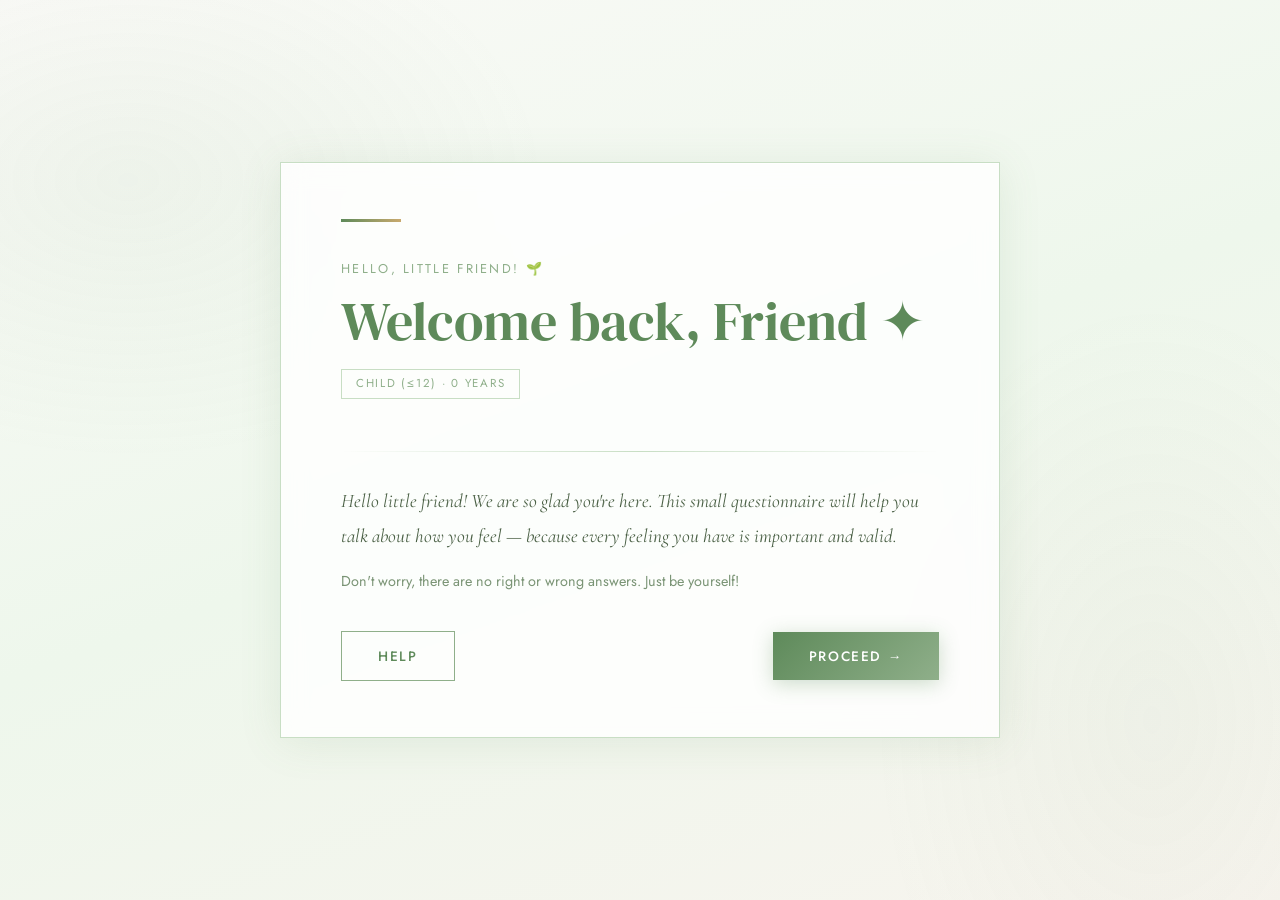
<file: templates/welcome2.html>
<!DOCTYPE html>
<html lang="en">
<head>
  <meta charset="UTF-8"/>
  <meta name="viewport" content="width=device-width, initial-scale=1.0"/>
  <title>Welcome — MHC</title>
  <link rel="stylesheet" href="/static/style.css"/>
  <style>
    .welcome-name {
      font-family: var(--font-display);
      font-size: clamp(2.2rem, 6vw, 3.4rem);
      color: var(--sage-deep);
      line-height: 1.1;
      margin-bottom: 16px;
    }
    .welcome-msg {
      font-family: var(--font-heading);
      font-size: 1.2rem;
      color: var(--text-mid);
      line-height: 1.85;
      font-style: italic;
      margin: 20px 0 8px;
    }
    .age-badge {
      display: inline-block;
      padding: 4px 14px;
      font-size: 0.72rem;
      letter-spacing: 0.15em;
      text-transform: uppercase;
      border: 1px solid var(--border);
      color: var(--sage);
      margin-bottom: 20px;
    }
    .bottom-row {
      display: flex;
      justify-content: space-between;
      align-items: center;
      margin-top: 36px;
      gap: 12px;
    }
  </style>
</head>
<body>
<!-- Teen hearts container -->
<div class="hearts-bg" id="hearts-bg"></div>

<div class="page-wrapper">
  <div class="content-box fade-in">
    <div class="tagline" id="greeting-tag">A personal note for you</div>

    <div class="welcome-name" id="welcome-name">Hello, Friend</div>

    <div class="age-badge" id="age-badge">—</div>

    <div class="divider"></div>

    <p class="welcome-msg" id="welcome-msg">
      Loading your personal message...
    </p>

    <p class="soft-text" id="welcome-sub" style="margin-top:14px;font-style:normal;"></p>

    <div class="bottom-row">
      <button class="btn btn-outline" onclick="goHelp()">
        <span data-t="helpBtn">Help</span>
      </button>
      <button class="btn btn-primary" onclick="goProceed()">
        <span data-t="proceedBtn">Proceed →</span>
      </button>
    </div>
  </div>
</div>

<script src="/static/script.js"></script>
<script>
const ageMessages = {
  child: {
    en: {
      tag:  "Hello, Little Friend! 🌱",
      msg:  "Hello little friend! We are so glad you're here. This small questionnaire will help you talk about how you feel — because every feeling you have is important and valid.",
      sub:  "Don't worry, there are no right or wrong answers. Just be yourself!"
    },
    hi: {
      tag:  "नमस्ते, छोटे दोस्त! 🌱",
      msg:  "नमस्ते छोटे दोस्त! हमें बहुत खुशी है कि आप यहाँ हैं। यह छोटी प्रश्नावली आपको यह बताने में मदद करेगी कि आप कैसा महसूस करते हैं।",
      sub:  "कोई सही या गलत जवाब नहीं है। बस खुद रहें!"
    },
    gu: {
      tag:  "હેલ્લો, નાના મિત્ર! 🌱",
      msg:  "હેલ્લો નાના મિત્ર! અમને ખૂબ ખુશી છે કે તમે અહીં છો. આ નાની પ્રશ્નાવળી તમને તમારી લાગણીઓ વ્યક્ત કરવામાં મદદ કરશે.",
      sub:  "કોઈ સાચો કે ખોટો જવાબ નથી. ફક્ત તમારી જાત બનો!"
    }
  },
  teen: {
    en: {
      tag:  "Hey, You've Got This 💚",
      msg:  "Being a teenager is one of the most beautiful, chaotic, and brave things in the world. You're navigating so much — pressure, friendships, the future — all at once. This app sees you, exactly as you are.",
      sub:  "Take a deep breath. This is a safe space, no judgement here."
    },
    hi: {
      tag:  "हे, तुम यह कर सकते हो 💚",
      msg:  "किशोर होना दुनिया की सबसे खूबसूरत और साहसी बात है। आप बहुत कुछ नेविगेट कर रहे हैं। यह ऐप आपको बिल्कुल वैसे ही देखता है जैसे आप हैं।",
      sub:  "एक गहरी सांस लें। यह एक सुरक्षित जगह है।"
    },
    gu: {
      tag:  "હે, તમે આ કરી શકો 💚",
      msg:  "કિશોર હોવું એ દુનિયામાં સૌથી સુંદર અને હિંમતવાળી વાત છે. આ ઍપ તમને બિલકુલ એ રીતે જુએ છે જે રીતે તમે છો.",
      sub:  "ઊંડો શ્વાસ લો. આ એક સુરક્ષિત જગ્યા છે."
    }
  },
  adult: {
    en: {
      tag:  "Hey Buddy, Keep Going 🌿",
      msg:  "Hey buddy, You're doing incredibly well managing all the responsibilities life has handed you! Don't stress up more than you need to — you deserve to live with your heart full, not your mind heavy. You showed up today, and that already says everything.",
      sub:  "A few honest questions, and we'll reflect back what your mind might be carrying."
    },
    hi: {
      tag:  "हे दोस्त, बढ़ते रहो 🌿",
      msg:  "हे दोस्त, तुम जीवन की सभी जिम्मेदारियों को अच्छे से संभाल रहे हो! जरूरत से ज्यादा तनाव मत लो — तुम दिल से जीने के लायक हो, न कि भारे मन से।",
      sub:  "कुछ ईमानदार सवाल, और हम आपको बताएंगे कि आपका मन क्या ले जा रहा है।"
    },
    gu: {
      tag:  "હે ભાઈ, આગળ વધો 🌿",
      msg:  "હે ભાઈ, તમે જીવનની બધી જવાબદારીઓ ખૂબ સારી રીતે સંભાળી રહ્યા છો! જેટલી જરૂર છે તેના કરતાં વધારે તાણ ન લો — તમે દિલ ભરીને જીવવાના લાયક છો.",
      sub:  "થોડા પ્રામાણિક પ્રશ્નો, અને અમે તમને જણાવીશું કે તમારું મન શું વહન કરી રહ્યું છે."
    }
  },
  senior: {
    en: {
      tag:  "A Warm Welcome, Dear Friend 🌸",
      msg:  "You've done beautifully in your past — a life of experiences, wisdom, and resilience. Whatever is on your mind today, you're not alone. You still look young to us, and your heart still has so many beautiful chapters left to write.",
      sub:  "Let us walk this small journey with you today."
    },
    hi: {
      tag:  "प्रिय मित्र, आपका स्वागत है 🌸",
      msg:  "आपने अपने जीवन में बहुत अच्छा किया है। आज जो भी आपके मन में है, आप अकेले नहीं हैं। आप अभी भी हमें जवान लगते हैं, और आपका दिल अभी भी कई सुंदर अध्याय लिखने के लिए तैयार है।",
      sub:  "आज हमें इस छोटी यात्रा पर आपके साथ चलने दें।"
    },
    gu: {
      tag:  "પ્રિય મિત્ર, આપનું સ્વાગત છે 🌸",
      msg:  "તમે તમારા જીવનમાં અદ્ભુત કામ કર્યું છે. આજે જે પણ તમારા મનમાં છે, તમે એકલા નથી. તમે આઇ જ યુવાન દેખાઓ છો, અને તમારું હૃદય હજુ ઘણા સુંદર અધ્યાય લખવા માટે તૈયાર છે.",
      sub:  "આ નાની યાત્રામાં તમારી સાથે ચાલવા દો."
    }
  }
};

document.addEventListener('DOMContentLoaded', () => {
  setupNavigationGuard();

  const { name, age, gender } = MHC.session.user;
  const lang  = MHC.session.language || 'en';
  const group = getAgeGroup(age);
  const msgs  = ageMessages[group][lang] || ageMessages[group]['en'];

  document.getElementById('welcome-name').textContent = t('welcomeBack') + ', ' + (name || 'Friend') + ' ✦';
  document.getElementById('greeting-tag').textContent = msgs.tag;
  document.getElementById('welcome-msg').textContent  = msgs.msg;
  document.getElementById('welcome-sub').textContent  = msgs.sub;

  const ageLabels = { child:'Child (≤12)', teen:'Teenager (13–19)', adult:'Adult (20–60)', senior:'Senior (60+)' };
  document.getElementById('age-badge').textContent = ageLabels[group] + ' · ' + age + ' years';

  if (group === 'teen') spawnHearts('hearts-bg');

  applyTranslations();
});

function goHelp()    { window._disableGuard && window._disableGuard(); window.location.href = '/help.html'; }
function goProceed() { window._disableGuard && window._disableGuard(); window.location.href = '/questions.html'; }
</script>
</body>
</html>
</file>
<file: static/style.css>
/* ═══════════════════════════════════════════════════════════
   Mental Health Classification — Master Stylesheet
   Palette: Sage Green / Soft Pastels / Luxury Minimal
   ═══════════════════════════════════════════════════════════ */

@import url('https://fonts.googleapis.com/css2?family=Cormorant+Garamond:wght@300;400;500;600;700&family=Jost:wght@300;400;500;600&family=DM+Serif+Display&display=swap');

:root {
  --sage:        #8FAF8A;
  --sage-light:  #B8D4B2;
  --sage-pale:   #D9EDD6;
  --sage-mist:   #EEF7EC;
  --sage-deep:   #5E8A5A;
  --cream:       #F7F4EE;
  --warm-white:  #FAFAF7;
  --blush:       #F2E8E4;
  --lavender:    #E8E4F0;
  --sky:         #E4EFF5;
  --gold:        #C9A96E;
  --gold-light:  #E8D5B0;
  --text-dark:   #2D3B2A;
  --text-mid:    #4A6045;
  --text-soft:   #7A9475;
  --border:      #C8DEC4;
  --shadow:      rgba(95, 138, 90, 0.12);
  --shadow-md:   rgba(95, 138, 90, 0.20);

  --font-display: 'DM Serif Display', 'Cormorant Garamond', serif;
  --font-heading: 'Cormorant Garamond', serif;
  --font-body:    'Jost', sans-serif;

  --radius: 0px;
  --transition: 0.3s ease;
}

/* ── Reset ── */
*, *::before, *::after { box-sizing: border-box; margin: 0; padding: 0; }

html { font-size: 16px; scroll-behavior: smooth; }

body {
  font-family: var(--font-body);
  background-color: var(--cream);
  color: var(--text-dark);
  min-height: 100vh;
  line-height: 1.7;
  overflow-x: hidden;
}

/* ── Page Wrapper ── */
.page-wrapper {
  min-height: 100vh;
  display: flex;
  flex-direction: column;
  align-items: center;
  justify-content: center;
  padding: 40px 24px;
  position: relative;
  background: linear-gradient(160deg, var(--warm-white) 0%, var(--sage-mist) 50%, var(--cream) 100%);
}

.page-wrapper::before {
  content: '';
  position: fixed;
  top: 0; left: 0; right: 0; bottom: 0;
  background:
    radial-gradient(ellipse 600px 400px at 10% 20%, rgba(143,175,138,0.08) 0%, transparent 70%),
    radial-gradient(ellipse 400px 600px at 90% 80%, rgba(143,175,138,0.06) 0%, transparent 70%);
  pointer-events: none;
  z-index: 0;
}

.content-box {
  position: relative;
  z-index: 1;
  width: 100%;
  max-width: 720px;
  background: rgba(255,255,255,0.82);
  backdrop-filter: blur(12px);
  border: 1px solid var(--border);
  padding: 56px 60px;
  box-shadow: 0 4px 40px var(--shadow), 0 1px 0 rgba(255,255,255,0.9) inset;
}

/* ── Decorative top bar ── */
.content-box::before {
  content: '';
  display: block;
  width: 60px;
  height: 3px;
  background: linear-gradient(90deg, var(--sage-deep), var(--gold));
  margin-bottom: 36px;
}

/* ── Typography ── */
h1 {
  font-family: var(--font-display);
  font-size: clamp(2rem, 5vw, 3.2rem);
  font-weight: 400;
  color: var(--text-dark);
  line-height: 1.2;
  letter-spacing: -0.01em;
}

h2 {
  font-family: var(--font-heading);
  font-size: clamp(1.4rem, 3vw, 2rem);
  font-weight: 500;
  color: var(--text-mid);
  line-height: 1.3;
}

h3 {
  font-family: var(--font-heading);
  font-size: 1.3rem;
  font-weight: 500;
  color: var(--text-mid);
}

p {
  font-family: var(--font-body);
  font-size: 1rem;
  color: var(--text-soft);
  line-height: 1.8;
}

.tagline {
  font-family: var(--font-body);
  font-size: 0.8rem;
  letter-spacing: 0.18em;
  text-transform: uppercase;
  color: var(--sage);
  margin-bottom: 12px;
}

/* ── Divider ── */
.divider {
  width: 100%;
  height: 1px;
  background: linear-gradient(90deg, transparent, var(--border), transparent);
  margin: 32px 0;
}

/* ── Buttons ── */
.btn {
  display: inline-flex;
  align-items: center;
  justify-content: center;
  gap: 10px;
  padding: 14px 36px;
  font-family: var(--font-body);
  font-size: 0.85rem;
  font-weight: 500;
  letter-spacing: 0.12em;
  text-transform: uppercase;
  text-decoration: none;
  cursor: pointer;
  border: none;
  transition: var(--transition);
  position: relative;
  overflow: hidden;
}

.btn::after {
  content: '';
  position: absolute;
  inset: 0;
  background: rgba(255,255,255,0.15);
  opacity: 0;
  transition: opacity 0.2s;
}
.btn:hover::after { opacity: 1; }

.btn-primary {
  background: linear-gradient(135deg, var(--sage-deep), var(--sage));
  color: #fff;
  box-shadow: 0 4px 20px rgba(94,138,90,0.30);
}
.btn-primary:hover {
  transform: translateY(-2px);
  box-shadow: 0 8px 28px rgba(94,138,90,0.40);
}
.btn-primary:active { transform: translateY(0); }

.btn-outline {
  background: transparent;
  color: var(--sage-deep);
  border: 1.5px solid var(--sage);
}
.btn-outline:hover {
  background: var(--sage-mist);
  transform: translateY(-2px);
}

.btn-gold {
  background: linear-gradient(135deg, var(--gold), #b8934a);
  color: #fff;
  box-shadow: 0 4px 20px rgba(201,169,110,0.30);
}
.btn-gold:hover {
  transform: translateY(-2px);
  box-shadow: 0 8px 28px rgba(201,169,110,0.40);
}

.btn-danger {
  background: linear-gradient(135deg, #d4756b, #c4504a);
  color: #fff;
}
.btn-danger:hover { transform: translateY(-2px); }

/* ── Form Elements ── */
.form-group {
  margin-bottom: 24px;
}

label {
  display: block;
  font-family: var(--font-body);
  font-size: 0.78rem;
  font-weight: 500;
  letter-spacing: 0.12em;
  text-transform: uppercase;
  color: var(--text-mid);
  margin-bottom: 8px;
}

input[type="text"],
input[type="number"],
input[type="date"],
select {
  width: 100%;
  padding: 13px 16px;
  font-family: var(--font-body);
  font-size: 1rem;
  color: var(--text-dark);
  background: var(--warm-white);
  border: 1.5px solid var(--border);
  outline: none;
  transition: border-color 0.2s, box-shadow 0.2s;
  appearance: none;
}

input:focus, select:focus {
  border-color: var(--sage);
  box-shadow: 0 0 0 3px rgba(143,175,138,0.15);
}

input::placeholder { color: var(--text-soft); opacity: 0.6; }

/* ── Radio / Option Cards ── */
.option-grid {
  display: grid;
  grid-template-columns: repeat(auto-fit, minmax(140px, 1fr));
  gap: 10px;
  margin-top: 8px;
}

.option-card {
  padding: 12px 16px;
  border: 1.5px solid var(--border);
  background: var(--warm-white);
  cursor: pointer;
  transition: var(--transition);
  text-align: center;
  font-size: 0.9rem;
  color: var(--text-mid);
  user-select: none;
  position: relative;
}

.option-card:hover {
  border-color: var(--sage);
  background: var(--sage-mist);
}

.option-card.selected {
  border-color: var(--sage-deep);
  background: var(--sage-pale);
  color: var(--text-dark);
  font-weight: 500;
}

.option-card input[type="radio"] {
  position: absolute;
  opacity: 0;
  width: 0; height: 0;
}

/* ── Progress Bar ── */
.progress-container {
  margin-bottom: 32px;
}

.progress-label {
  display: flex;
  justify-content: space-between;
  font-size: 0.75rem;
  color: var(--text-soft);
  margin-bottom: 8px;
  letter-spacing: 0.08em;
  text-transform: uppercase;
}

.progress-bar {
  width: 100%;
  height: 4px;
  background: var(--sage-pale);
  overflow: hidden;
}

.progress-fill {
  height: 100%;
  background: linear-gradient(90deg, var(--sage-deep), var(--sage-light));
  transition: width 0.5s ease;
}

/* ── Question Card ── */
.question-card {
  background: var(--warm-white);
  border: 1px solid var(--border);
  padding: 36px 40px;
  margin-bottom: 24px;
  animation: slideInCard 0.4s ease;
  position: relative;
}

.question-card::before {
  content: '';
  position: absolute;
  left: 0; top: 0; bottom: 0;
  width: 3px;
  background: linear-gradient(180deg, var(--sage-deep), var(--sage-light));
}

@keyframes slideInCard {
  from { opacity: 0; transform: translateY(16px); }
  to   { opacity: 1; transform: translateY(0); }
}

.question-number {
  font-size: 0.7rem;
  letter-spacing: 0.2em;
  text-transform: uppercase;
  color: var(--sage);
  margin-bottom: 12px;
}

.question-text {
  font-family: var(--font-heading);
  font-size: 1.35rem;
  color: var(--text-dark);
  margin-bottom: 24px;
  line-height: 1.4;
}

/* ── Score Display ── */
.score-display {
  text-align: center;
  padding: 32px;
  background: linear-gradient(135deg, var(--sage-mist), var(--cream));
  border: 1px solid var(--border);
  margin: 24px 0;
}

.score-number {
  font-family: var(--font-display);
  font-size: 4rem;
  color: var(--sage-deep);
  line-height: 1;
  margin-bottom: 8px;
}

.score-label {
  font-size: 0.8rem;
  letter-spacing: 0.15em;
  text-transform: uppercase;
  color: var(--text-soft);
}

.score-message {
  font-family: var(--font-heading);
  font-size: 1.2rem;
  color: var(--text-mid);
  margin-top: 16px;
  font-style: italic;
}

/* ── Score Meter ── */
.meter-container {
  margin: 24px 0;
}

.meter-bar {
  width: 100%;
  height: 12px;
  background: var(--sage-pale);
  position: relative;
  overflow: hidden;
}

.meter-fill {
  height: 100%;
  transition: width 1.2s cubic-bezier(0.4,0,0.2,1);
}

.meter-fill.anxiety  { background: linear-gradient(90deg, #b8d4b2, #e8a87c); }
.meter-fill.depression { background: linear-gradient(90deg, #b8d4b2, #a87cb8); }
.meter-fill.stress   { background: linear-gradient(90deg, #b8d4b2, #7cb8e8); }

/* ── Cloud Messages (Help Page) ── */
.cloud-grid {
  display: grid;
  gap: 20px;
  margin-top: 24px;
}

.cloud-bubble {
  background: linear-gradient(135deg, var(--sage-mist), rgba(255,255,255,0.9));
  border: 1px solid var(--border);
  padding: 22px 28px;
  position: relative;
  font-size: 0.95rem;
  color: var(--text-mid);
  line-height: 1.7;
  animation: floatUp 0.5s ease both;
}

.cloud-bubble::before {
  content: '✦';
  color: var(--sage);
  margin-right: 10px;
  font-size: 0.7rem;
}

@keyframes floatUp {
  from { opacity: 0; transform: translateY(12px); }
  to   { opacity: 1; transform: translateY(0); }
}

/* ── Navigation Row ── */
.nav-row {
  display: flex;
  justify-content: space-between;
  align-items: center;
  margin-top: 36px;
  gap: 16px;
}

.nav-row.right { justify-content: flex-end; }
.nav-row.center { justify-content: center; }

/* ── Language Selector ── */
.lang-selector {
  display: flex;
  gap: 0;
  border: 1.5px solid var(--border);
  overflow: hidden;
  width: fit-content;
  margin: 24px auto;
}

.lang-btn {
  padding: 10px 20px;
  font-family: var(--font-body);
  font-size: 0.8rem;
  letter-spacing: 0.1em;
  text-transform: uppercase;
  cursor: pointer;
  border: none;
  background: var(--warm-white);
  color: var(--text-soft);
  transition: var(--transition);
  border-right: 1px solid var(--border);
}
.lang-btn:last-child { border-right: none; }
.lang-btn:hover { background: var(--sage-mist); color: var(--text-mid); }
.lang-btn.active {
  background: var(--sage-deep);
  color: white;
}

/* ── Result Dashboard ── */
.result-grid {
  display: grid;
  grid-template-columns: 1fr 1fr;
  gap: 16px;
  margin: 24px 0;
}

.result-card {
  background: var(--warm-white);
  border: 1px solid var(--border);
  padding: 24px;
  text-align: center;
}

.result-card .value {
  font-family: var(--font-display);
  font-size: 2rem;
  color: var(--sage-deep);
  line-height: 1;
}

.result-card .label {
  font-size: 0.72rem;
  letter-spacing: 0.15em;
  text-transform: uppercase;
  color: var(--text-soft);
  margin-top: 6px;
}

.condition-badge {
  display: inline-block;
  padding: 8px 24px;
  font-size: 0.85rem;
  font-weight: 600;
  letter-spacing: 0.12em;
  text-transform: uppercase;
  background: linear-gradient(135deg, var(--sage-pale), var(--sage-light));
  color: var(--sage-deep);
  border: 1.5px solid var(--sage);
  margin: 8px 0;
}

.condition-badge.anxiety     { background: linear-gradient(135deg, #FFF3E0, #FFE0B2); color: #E65100; border-color: #FFB74D; }
.condition-badge.depression  { background: linear-gradient(135deg, #EDE7F6, #D1C4E9); color: #4527A0; border-color: #9575CD; }
.condition-badge.stress      { background: linear-gradient(135deg, #E3F2FD, #BBDEFB); color: #0D47A1; border-color: #64B5F6; }
.condition-badge.both        { background: linear-gradient(135deg, #FCE4EC, #F8BBD9); color: #880E4F; border-color: #F48FB1; }
.condition-badge.normal      { background: linear-gradient(135deg, #E8F5E9, #C8E6C9); color: #1B5E20; border-color: #81C784; }

/* ── Alert / Warning ── */
.alert-overlay {
  display: none;
  position: fixed;
  inset: 0;
  background: rgba(45,59,42,0.45);
  z-index: 1000;
  align-items: center;
  justify-content: center;
}

.alert-overlay.show { display: flex; }

.alert-box {
  background: var(--warm-white);
  border: 1px solid var(--border);
  padding: 40px 48px;
  max-width: 420px;
  width: 90%;
  text-align: center;
  box-shadow: 0 20px 60px var(--shadow-md);
  animation: alertIn 0.3s ease;
}

@keyframes alertIn {
  from { opacity: 0; transform: scale(0.95); }
  to   { opacity: 1; transform: scale(1); }
}

/* ── Scrollbar ── */
::-webkit-scrollbar { width: 6px; }
::-webkit-scrollbar-track { background: var(--cream); }
::-webkit-scrollbar-thumb { background: var(--sage-light); }
::-webkit-scrollbar-thumb:hover { background: var(--sage); }

/* ── Animations ── */
@keyframes fadeIn {
  from { opacity: 0; transform: translateY(20px); }
  to   { opacity: 1; transform: translateY(0); }
}
.fade-in { animation: fadeIn 0.6s ease both; }

@keyframes pulse-glow {
  0%, 100% { box-shadow: 0 0 0 0 rgba(143,175,138,0.3); }
  50%       { box-shadow: 0 0 0 8px rgba(143,175,138,0); }
}
.pulse { animation: pulse-glow 2s infinite; }

/* ── Responsive ── */
@media (max-width: 768px) {
  .content-box { padding: 36px 28px; }
  .result-grid { grid-template-columns: 1fr; }
  .nav-row { flex-direction: column; }
  .question-card { padding: 24px 22px; }
}

@media (max-width: 480px) {
  .content-box { padding: 28px 20px; }
  h1 { font-size: 1.8rem; }
  .option-grid { grid-template-columns: 1fr 1fr; }
  .lang-selector { flex-direction: column; width: 100%; }
  .lang-btn { border-right: none; border-bottom: 1px solid var(--border); }
  .lang-btn:last-child { border-bottom: none; }
}

/* ── Utility ── */
.text-center { text-align: center; }
.mt-8 { margin-top: 8px; }
.mt-16 { margin-top: 16px; }
.mt-24 { margin-top: 24px; }
.mt-32 { margin-top: 32px; }
.mb-8 { margin-bottom: 8px; }
.mb-16 { margin-bottom: 16px; }
.mb-24 { margin-bottom: 24px; }
.full-width { width: 100%; }
.gold-text { color: var(--gold); }
.sage-text { color: var(--sage-deep); }
.soft-text { color: var(--text-soft); font-size: 0.9rem; }

/* ── Teen hearts background ── */
.hearts-bg {
  position: fixed;
  inset: 0;
  pointer-events: none;
  z-index: 0;
  overflow: hidden;
}
.heart-float {
  position: absolute;
  color: var(--sage-light);
  font-size: 14px;
  opacity: 0.4;
  animation: floatHeart linear infinite;
}
@keyframes floatHeart {
  0%   { transform: translateY(100vh) scale(0.8); opacity: 0; }
  10%  { opacity: 0.4; }
  90%  { opacity: 0.4; }
  100% { transform: translateY(-20px) scale(1.1); opacity: 0; }
}

/* ── Chart container ── */
.chart-container {
  width: 100%;
  max-width: 480px;
  margin: 24px auto;
  background: var(--warm-white);
  border: 1px solid var(--border);
  padding: 24px;
}

/* ── Solutions list ── */
.solutions-list {
  list-style: none;
  margin-top: 16px;
}
.solutions-list li {
  padding: 12px 16px;
  border-left: 3px solid var(--sage-light);
  background: var(--sage-mist);
  margin-bottom: 10px;
  font-size: 0.95rem;
  color: var(--text-mid);
  transition: border-color 0.2s;
}
.solutions-list li:hover { border-left-color: var(--sage-deep); }
.solutions-list li::before { content: '→  '; color: var(--sage-deep); font-weight: 600; }

/* ── Stat row ── */
.stat-row {
  display: flex;
  justify-content: space-between;
  padding: 10px 0;
  border-bottom: 1px solid var(--border);
  font-size: 0.9rem;
}
.stat-row:last-child { border-bottom: none; }
.stat-key { color: var(--text-soft); }
.stat-val { color: var(--text-dark); font-weight: 500; }
</file>
